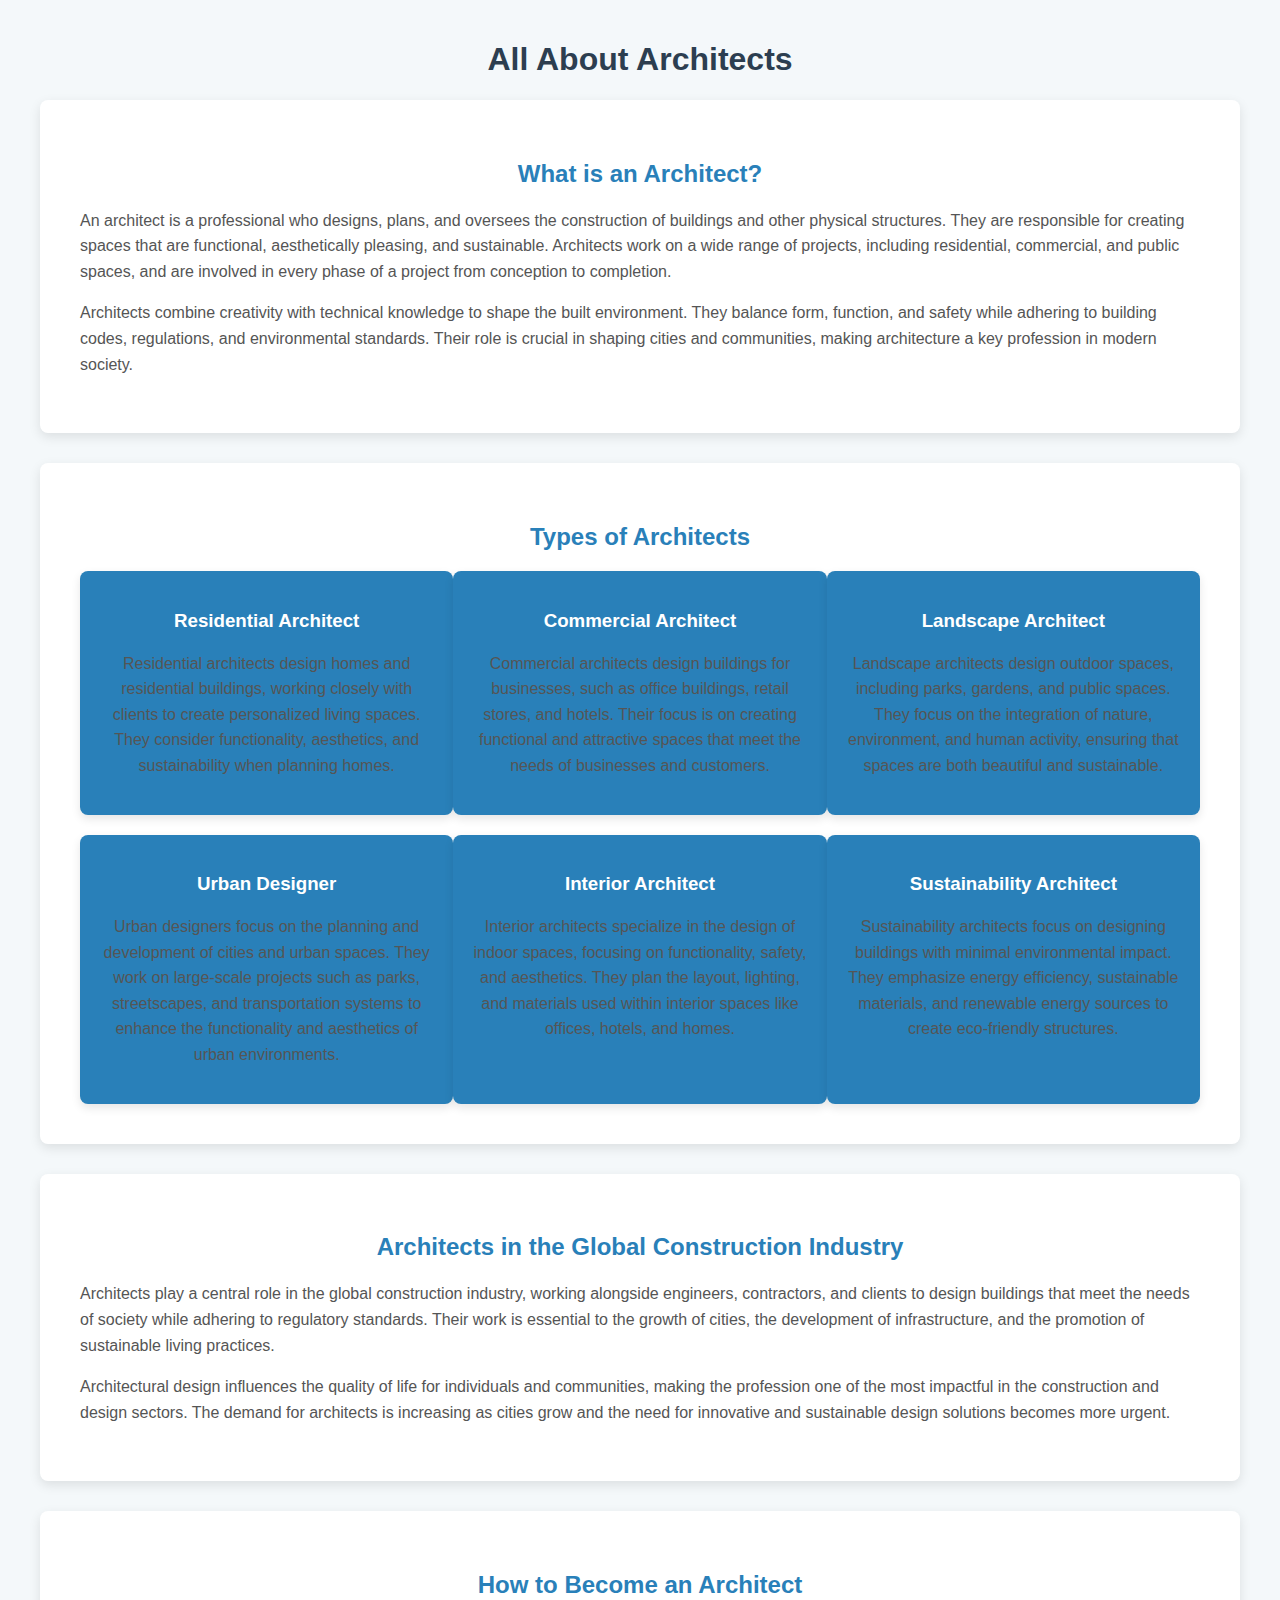
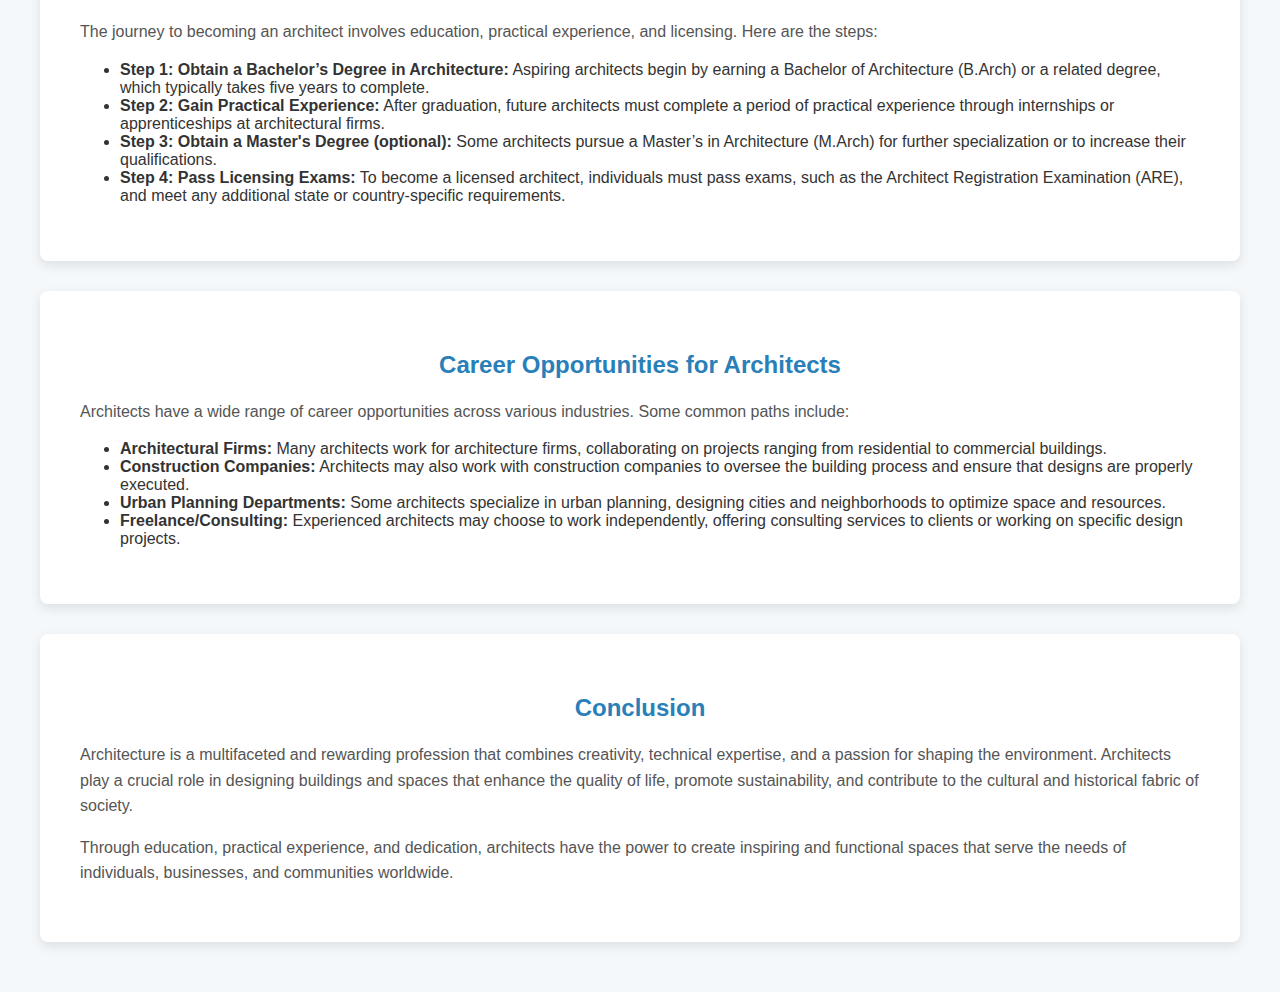
<file: architecture.html>
<!DOCTYPE html>
<html lang="en">
<head>
    <meta charset="UTF-8">
    <meta name="viewport" content="width=device-width, initial-scale=1.0">
    <title>All About Architects</title>
    <style>
        /* General Styles */
        body {
            font-family: Arial, sans-serif;
            margin: 0;
            padding: 0;
            background-color: #f4f8fa;
            color: #333;
        }

        .container {
            max-width: 1200px;
            margin: 0 auto;
            padding: 20px;
        }

        h1, h2 {
            text-align: center;
            color: #2c3e50;
        }

        p {
            font-size: 16px;
            line-height: 1.6;
            color: #555;
        }

        /* Section Styling */
        section {
            background-color: #fff;
            padding: 40px;
            margin-bottom: 30px;
            box-shadow: 0 4px 12px rgba(0, 0, 0, 0.1);
            border-radius: 8px;
        }

        section h2 {
            color: #2980b9;
        }

        /* Card for Types of Architects */
        .card {
            display: flex;
            justify-content: space-between;
            margin-top: 20px;
        }

        .card .card-item {
            background-color: #2980b9;
            color: #fff;
            padding: 20px;
            width: 30%;
            border-radius: 8px;
            box-shadow: 0 4px 10px rgba(0, 0, 0, 0.1);
            text-align: center;
            transition: transform 0.3s ease-in-out, background-color 0.3s ease;
        }

        .card .card-item:hover {
            transform: scale(1.05);
            background-color: #1f6a87;
        }

        /* Interactive Button */
        .explore-button {
            display: inline-block;
            background-color: #f39c12;
            color: white;
            padding: 10px 20px;
            text-decoration: none;
            border-radius: 5px;
            font-weight: bold;
            transition: background-color 0.3s ease;
        }

        .explore-button:hover {
            background-color: #e67e22;
        }

        /* Responsive */
        @media (max-width: 768px) {
            .card {
                flex-direction: column;
                align-items: center;
            }

            .card .card-item {
                width: 80%;
                margin-bottom: 20px;
            }
        }
    </style>
</head>
<body>

    <div class="container">
        <h1>All About Architects</h1>

        <!-- Introduction Section -->
        <section>
            <h2>What is an Architect?</h2>
            <p>An architect is a professional who designs, plans, and oversees the construction of buildings and other physical structures. They are responsible for creating spaces that are functional, aesthetically pleasing, and sustainable. Architects work on a wide range of projects, including residential, commercial, and public spaces, and are involved in every phase of a project from conception to completion.</p>
            <p>Architects combine creativity with technical knowledge to shape the built environment. They balance form, function, and safety while adhering to building codes, regulations, and environmental standards. Their role is crucial in shaping cities and communities, making architecture a key profession in modern society.</p>
        </section>

        <!-- Types of Architects Section -->
        <section>
            <h2>Types of Architects</h2>
            <div class="card">
                <div class="card-item">
                    <h3>Residential Architect</h3>
                    <p>Residential architects design homes and residential buildings, working closely with clients to create personalized living spaces. They consider functionality, aesthetics, and sustainability when planning homes.</p>
                    
                </div>
                <div class="card-item">
                    <h3>Commercial Architect</h3>
                    <p>Commercial architects design buildings for businesses, such as office buildings, retail stores, and hotels. Their focus is on creating functional and attractive spaces that meet the needs of businesses and customers.</p>
                    
                </div>
                <div class="card-item">
                    <h3>Landscape Architect</h3>
                    <p>Landscape architects design outdoor spaces, including parks, gardens, and public spaces. They focus on the integration of nature, environment, and human activity, ensuring that spaces are both beautiful and sustainable.</p>
                    
                </div>
            </div>

            <div class="card">
                <div class="card-item">
                    <h3>Urban Designer</h3>
                    <p>Urban designers focus on the planning and development of cities and urban spaces. They work on large-scale projects such as parks, streetscapes, and transportation systems to enhance the functionality and aesthetics of urban environments.</p>
                    
                </div>
                <div class="card-item">
                    <h3>Interior Architect</h3>
                    <p>Interior architects specialize in the design of indoor spaces, focusing on functionality, safety, and aesthetics. They plan the layout, lighting, and materials used within interior spaces like offices, hotels, and homes.</p>
                  
                </div>
                <div class="card-item">
                    <h3>Sustainability Architect</h3>
                    <p>Sustainability architects focus on designing buildings with minimal environmental impact. They emphasize energy efficiency, sustainable materials, and renewable energy sources to create eco-friendly structures.</p>
                    
                </div>
            </div>
        </section>

        <!-- Role of Architects Globally -->
        <section>
            <h2>Architects in the Global Construction Industry</h2>
            <p>Architects play a central role in the global construction industry, working alongside engineers, contractors, and clients to design buildings that meet the needs of society while adhering to regulatory standards. Their work is essential to the growth of cities, the development of infrastructure, and the promotion of sustainable living practices.</p>
            <p>Architectural design influences the quality of life for individuals and communities, making the profession one of the most impactful in the construction and design sectors. The demand for architects is increasing as cities grow and the need for innovative and sustainable design solutions becomes more urgent.</p>
        </section>

        <!-- Education Path to Become an Architect -->
        <section>
            <h2>How to Become an Architect</h2>
            <p>The journey to becoming an architect involves education, practical experience, and licensing. Here are the steps:</p>
            <ul>
                <li><strong>Step 1: Obtain a Bachelor’s Degree in Architecture:</strong> Aspiring architects begin by earning a Bachelor of Architecture (B.Arch) or a related degree, which typically takes five years to complete.</li>
                <li><strong>Step 2: Gain Practical Experience:</strong> After graduation, future architects must complete a period of practical experience through internships or apprenticeships at architectural firms.</li>
                <li><strong>Step 3: Obtain a Master's Degree (optional):</strong> Some architects pursue a Master’s in Architecture (M.Arch) for further specialization or to increase their qualifications.</li>
                <li><strong>Step 4: Pass Licensing Exams:</strong> To become a licensed architect, individuals must pass exams, such as the Architect Registration Examination (ARE), and meet any additional state or country-specific requirements.</li>
            </ul>
        </section>

        <!-- Career Prospects for Architects -->
        <section>
            <h2>Career Opportunities for Architects</h2>
            <p>Architects have a wide range of career opportunities across various industries. Some common paths include:</p>
            <ul>
                <li><strong>Architectural Firms:</strong> Many architects work for architecture firms, collaborating on projects ranging from residential to commercial buildings.</li>
                <li><strong>Construction Companies:</strong> Architects may also work with construction companies to oversee the building process and ensure that designs are properly executed.</li>
                <li><strong>Urban Planning Departments:</strong> Some architects specialize in urban planning, designing cities and neighborhoods to optimize space and resources.</li>
                <li><strong>Freelance/Consulting:</strong> Experienced architects may choose to work independently, offering consulting services to clients or working on specific design projects.</li>
            </ul>
        </section>

        <!-- Conclusion Section -->
        <section>
            <h2>Conclusion</h2>
            <p>Architecture is a multifaceted and rewarding profession that combines creativity, technical expertise, and a passion for shaping the environment. Architects play a crucial role in designing buildings and spaces that enhance the quality of life, promote sustainability, and contribute to the cultural and historical fabric of society.</p>
            <p>Through education, practical experience, and dedication, architects have the power to create inspiring and functional spaces that serve the needs of individuals, businesses, and communities worldwide.</p>
        </section>
    </div>

</body>
</html>
</file>
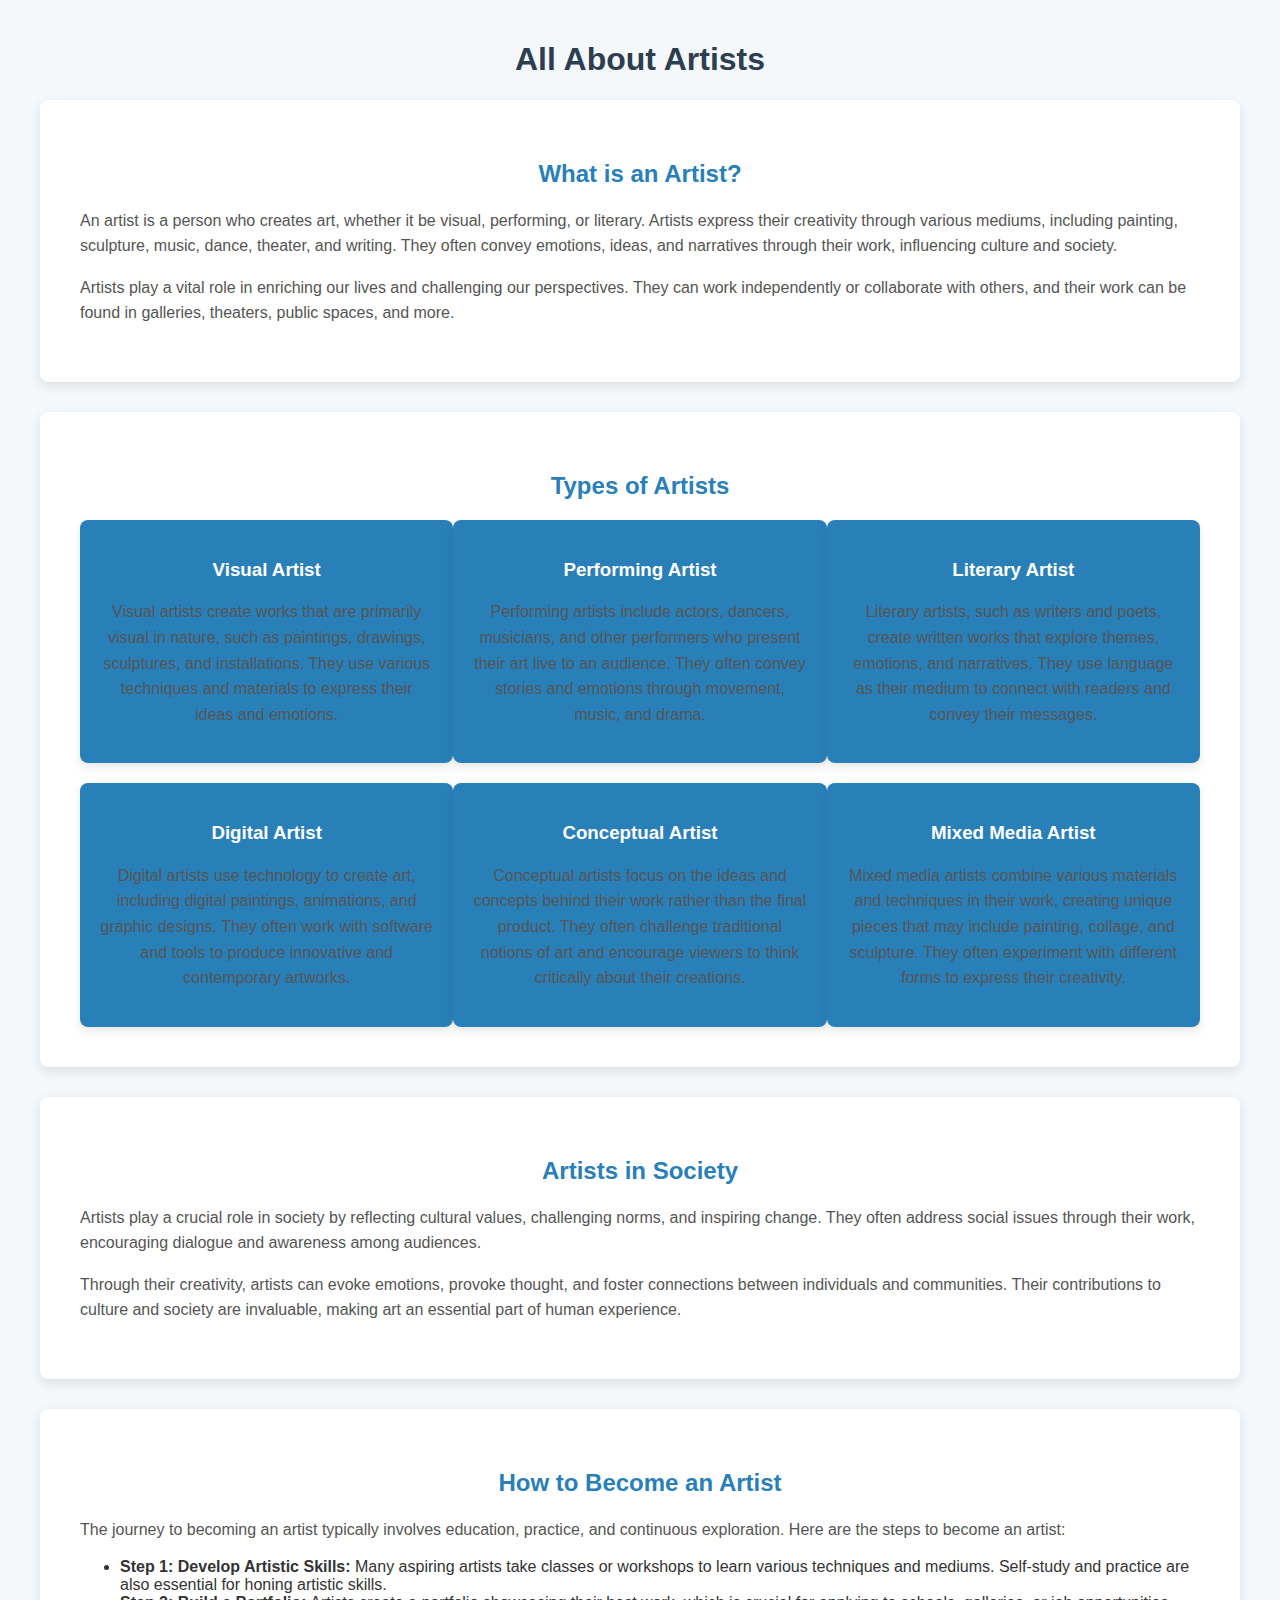
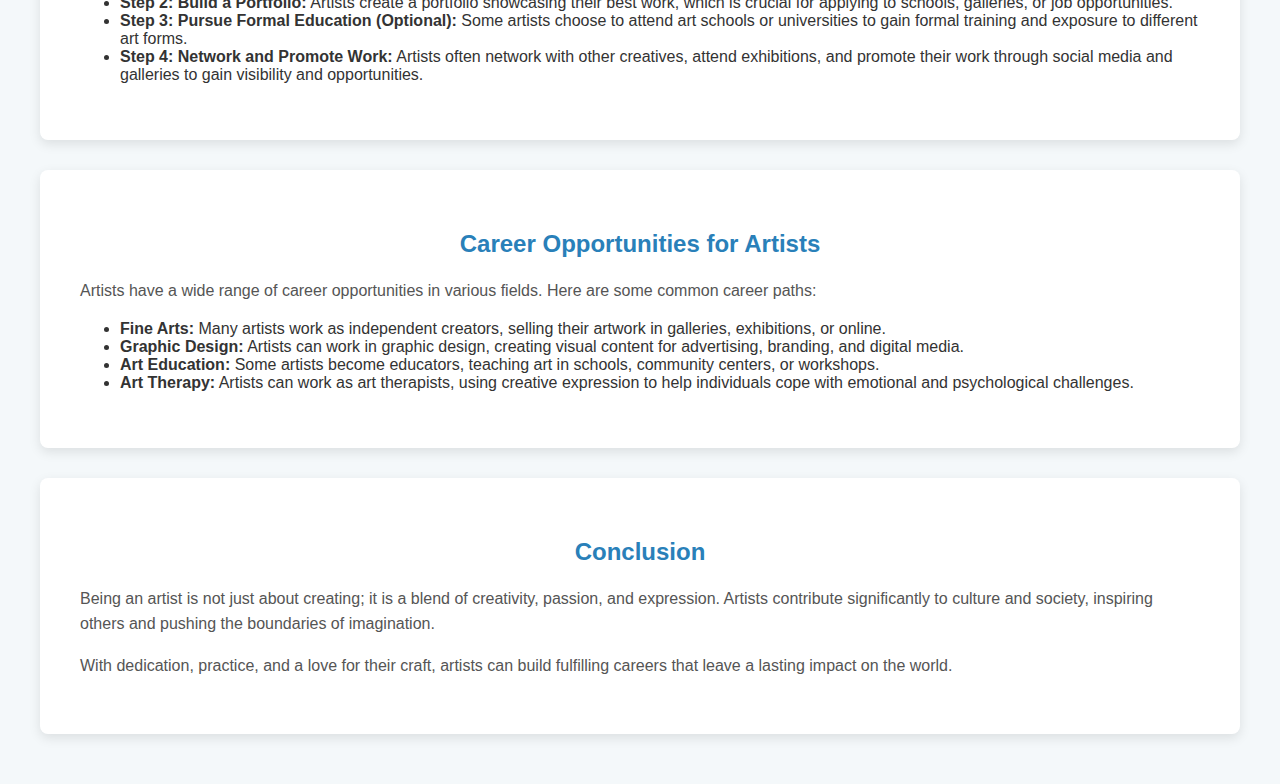
<file: artist.html>
<!DOCTYPE html>
<html lang="en">
<head>
    <meta charset="UTF-8">
    <meta name="viewport" content="width=device-width, initial-scale=1.0">
    <title>All About Artists</title>
    <style>
        /* General Styles */
        body {
            font-family: Arial, sans-serif;
            margin: 0;
            padding: 0;
            background-color: #f4f8fa;
            color: #333;
        }

        .container {
            max-width: 1200px;
            margin: 0 auto;
            padding: 20px;
        }

        h1, h2 {
            text-align: center;
            color: #2c3e50;
        }

        p {
            font-size: 16px;
            line-height: 1.6;
            color: #555;
        }

        /* Section Styling */
        section {
            background-color: #fff;
            padding: 40px;
            margin-bottom: 30px;
            box-shadow: 0 4px 12px rgba(0, 0, 0, 0.1);
            border-radius: 8px;
        }

        section h2 {
            color: #2980b9;
        }

        /* Card for Types of Artists */
        .card {
            display: flex;
            justify-content: space-between;
            margin-top: 20px;
        }

        .card .card-item {
            background-color: #2980b9;
            color: #fff;
            padding: 20px;
            width: 30%;
            border-radius: 8px;
            box-shadow: 0 4px 10px rgba(0, 0, 0, 0.1);
            text-align: center;
            transition: transform 0.3s ease-in-out, background-color 0.3s ease;
        }

        .card .card-item:hover {
            transform: scale(1.05);
            background-color: #1f6a87;
        }

        /* Interactive Button */
        .explore-button {
            display: inline-block;
            background-color: #f39c12;
            color: white;
            padding: 10px 20px;
            text-decoration: none;
            border-radius: 5px;
            font-weight: bold;
            transition: background-color 0.3s ease;
        }

        .explore-button:hover {
            background-color: #e67e22;
        }

        /* Responsive */
        @media (max-width: 768px) {
            .card {
                flex-direction: column;
                align-items: center;
            }

            .card .card-item {
                width: 80%;
                margin-bottom: 20px;
            }
        }
    </style>
</head>
<body>

    <div class="container">
        <h1>All About Artists</h1>

        <!-- Introduction Section -->
        <section>
            <h2>What is an Artist?</h2>
            <p>An artist is a person who creates art, whether it be visual, performing, or literary. Artists express their creativity through various mediums, including painting, sculpture, music, dance, theater, and writing. They often convey emotions, ideas, and narratives through their work, influencing culture and society.</p>
            <p>Artists play a vital role in enriching our lives and challenging our perspectives. They can work independently or collaborate with others, and their work can be found in galleries, theaters, public spaces, and more.</p>
        </section>

        <!-- Types of Artists Section -->
        <section>
            <h2>Types of Artists</h2>
            <div class="card">
                <div class="card-item">
                    <h3>Visual Artist</h3>
                    <p>Visual artists create works that are primarily visual in nature, such as paintings, drawings, sculptures, and installations. They use various techniques and materials to express their ideas and emotions.</p>
                </div>
                <div class="card-item">
                    <h3>Performing Artist</h3>
                    <p>Performing artists include actors, dancers, musicians, and other performers who present their art live to an audience. They often convey stories and emotions through movement, music, and drama.</p>
                    
                </div>
                <div class="card-item">
                    <h3>Literary Artist</h3>
                    <p>Literary artists, such as writers and poets, create written works that explore themes, emotions, and narratives. They use language as their medium to connect with readers and convey their messages.</p>
                    
                </div>
            </div>

            <div class="card">
                <div class="card-item">
                    <h3>Digital Artist</h3>
                    <p>Digital artists use technology to create art, including digital paintings, animations, and graphic designs. They often work with software and tools to produce innovative and contemporary artworks.</p>
                   
                </div>
                <div class="card-item">
                    <h3>Conceptual Artist</h3>
                    <p>Conceptual artists focus on the ideas and concepts behind their work rather than the final product. They often challenge traditional notions of art and encourage viewers to think critically about their creations.</p>
                   
                </div>
                <div class="card-item">
                    <h3>Mixed Media Artist</h3>
                    <p>Mixed media artists combine various materials and techniques in their work, creating unique pieces that may include painting, collage, and sculpture. They often experiment with different forms to express their creativity.</p>
                    
                </div>
            </div>
        </section>

        <!-- Role of Artists in Society -->
        <section>
            <h2>Artists in Society</h2>
            <p>Artists play a crucial role in society by reflecting cultural values, challenging norms, and inspiring change. They often address social issues through their work, encouraging dialogue and awareness among audiences.</p>
            <p>Through their creativity, artists can evoke emotions, provoke thought, and foster connections between individuals and communities. Their contributions to culture and society are invaluable, making art an essential part of human experience.</p>
        </section>

        <!-- Education Path to Become an Artist -->
        <section>
            <h2>How to Become an Artist</h2>
            <p>The journey to becoming an artist typically involves education, practice, and continuous exploration. Here are the steps to become an artist:</p>
            <ul>
                <li><strong>Step 1: Develop Artistic Skills:</strong> Many aspiring artists take classes or workshops to learn various techniques and mediums. Self-study and practice are also essential for honing artistic skills.</li>
                <li><strong>Step 2: Build a Portfolio:</strong> Artists create a portfolio showcasing their best work, which is crucial for applying to schools, galleries, or job opportunities.</li>
                <li><strong>Step 3: Pursue Formal Education (Optional):</strong> Some artists choose to attend art schools or universities to gain formal training and exposure to different art forms.</li>
                <li><strong>Step 4: Network and Promote Work:</strong> Artists often network with other creatives, attend exhibitions, and promote their work through social media and galleries to gain visibility and opportunities.</li>
            </ul>
        </section>

        <!-- Career Opportunities for Artists -->
        <section>
            <h2>Career Opportunities for Artists</h2>
            <p>Artists have a wide range of career opportunities in various fields. Here are some common career paths:</p>
            <ul>
                <li><strong>Fine Arts:</strong> Many artists work as independent creators, selling their artwork in galleries, exhibitions, or online.</li>
                <li><strong>Graphic Design:</strong> Artists can work in graphic design, creating visual content for advertising, branding, and digital media.</li>
                <li><strong>Art Education:</strong> Some artists become educators, teaching art in schools, community centers, or workshops.</li>
                <li><strong>Art Therapy:</strong> Artists can work as art therapists, using creative expression to help individuals cope with emotional and psychological challenges.</li>
            </ul>
        </section>

        <!-- Conclusion Section -->
        <section>
            <h2>Conclusion</h2>
            <p>Being an artist is not just about creating; it is a blend of creativity, passion, and expression. Artists contribute significantly to culture and society, inspiring others and pushing the boundaries of imagination.</p>
            <p>With dedication, practice, and a love for their craft, artists can build fulfilling careers that leave a lasting impact on the world.</p>
        </section>
    </div>

</body>
</html>
</file>
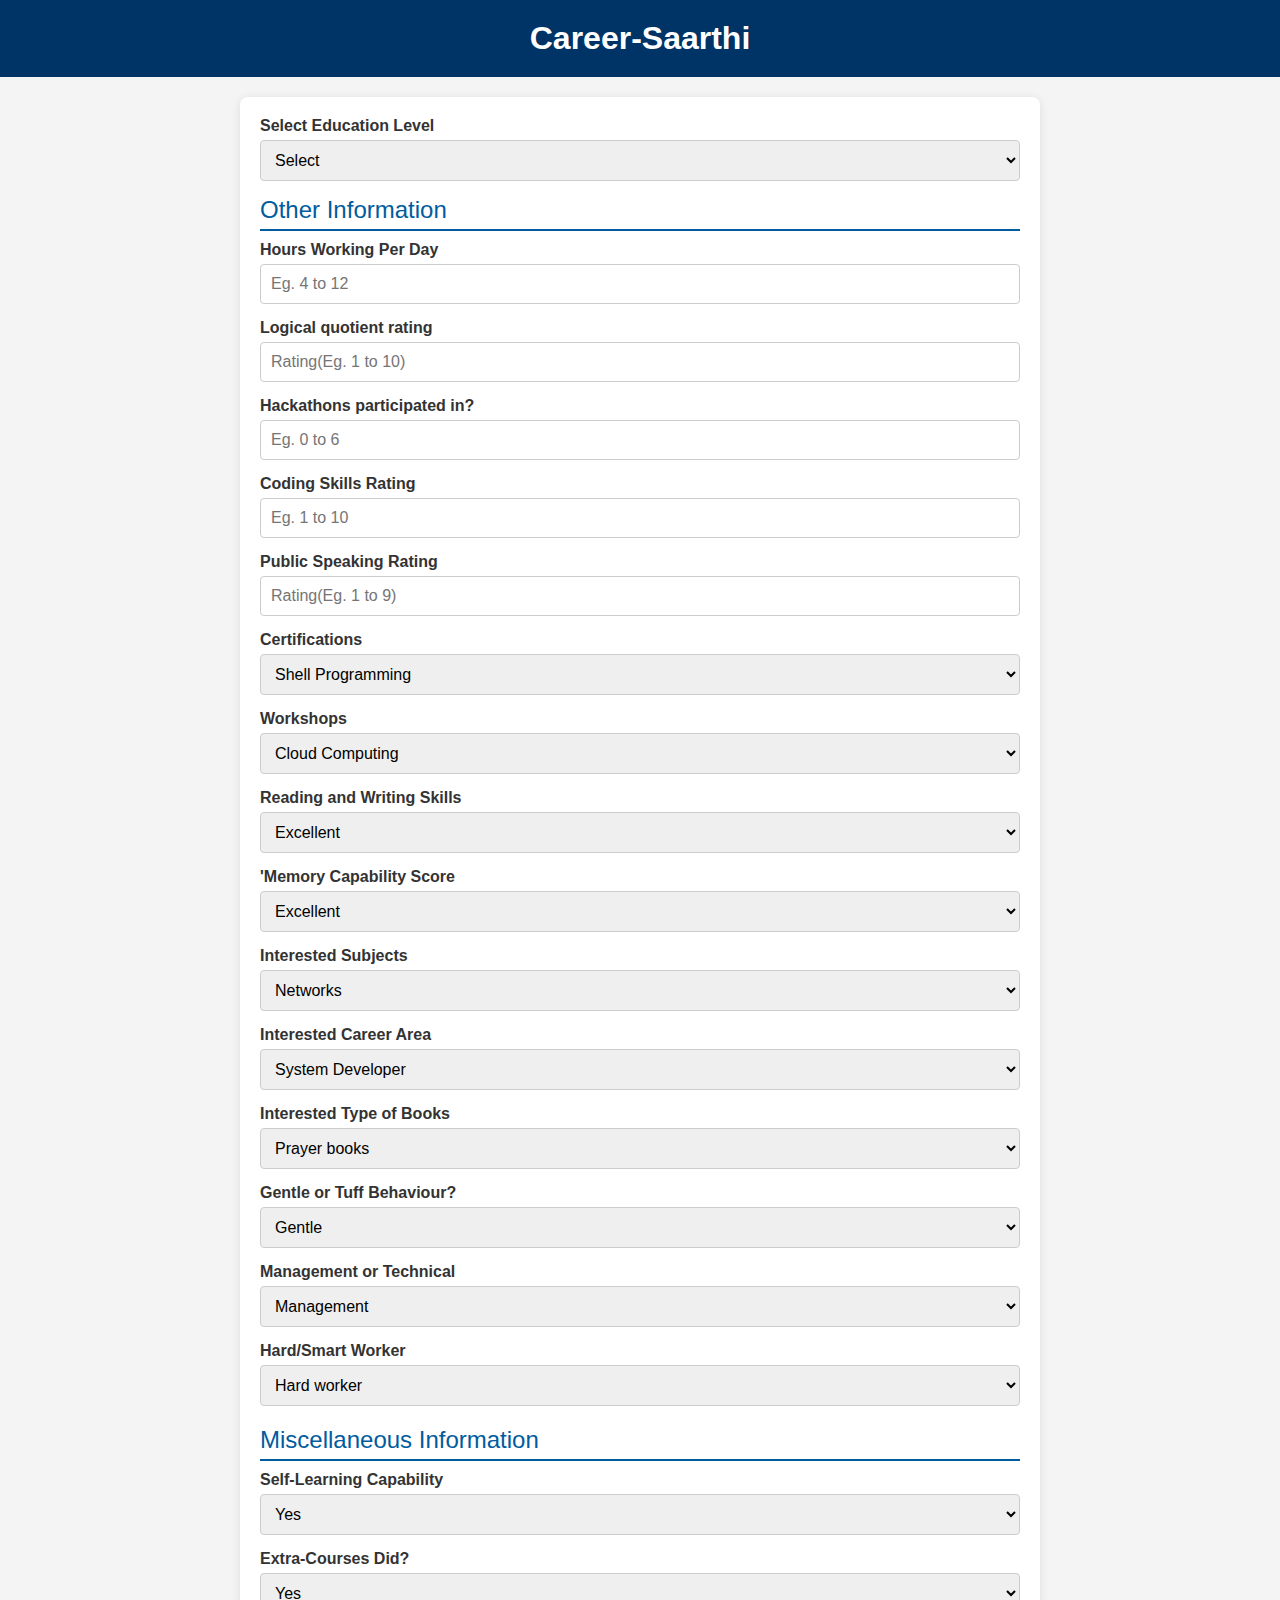
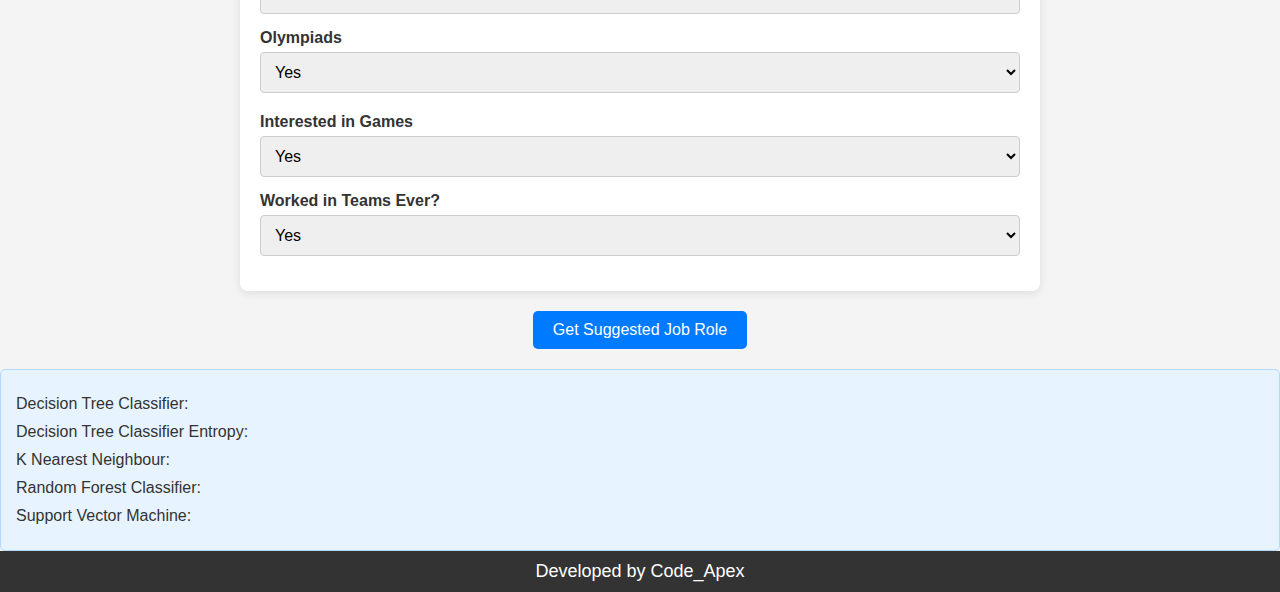
<file: backend.html>
<!DOCTYPE html>
<html lang="en">

<head>
    <meta charset="UTF-8" />
    <meta http-equiv="X-UA-Compatible" content="IE=edge" />
    <meta name="viewport" content="width=device-width, initial-scale=1.0" />
    <link rel="stylesheet" href="styles2.css" />
    <title>MargDarshan</title>
</head>

<body>
    <header>
        <div class="title">Career-Saarthi</div>
    </header>

    <main>
        <div class="wrapper">
            <!-- Dropdown for selecting 10th or 12th -->
            <div class="input__group">
                <div class="input_group_title">
                    <span>Select Education Level</span>
                </div>
                <div class="input_group_input">
                    <select id="education-level" onchange="toggleSubjectDropdown()">
                        <option value="">Select</option>
                        <option value="10">10th</option>
                        <option value="12">12th</option>
                    </select>
                </div>
            </div>

            <!-- Dropdown for selecting stream, visible only when 12th is selected -->
            <div class="input__group" id="stream-dropdown" style="display: none;">
                <div class="input_group_title">
                    <span>Select Stream</span>
                </div>
                <div class="input_group_input">
                    <select id="stream" onchange="updateSubjectInputs()">
                        <option value="">Select</option>
                        <option value="commerce">Commerce</option>
                        <option value="science">Science</option>
                        <option value="arts">Arts</option>
                    </select>
                </div>
            </div>

            <!-- Academic Performance Section -->
            <div class="section__1" id="academic-performance" style="display: none;">
                <div class="section__title">Academic Performance</div>
                <div class="academic" id="subject-inputs">
                    <!-- Subject inputs will be dynamically added here -->
                </div>
            </div>

            <div class="section__1">
                <div class="section__title">Other Information</div>
                <div class="academic">
                    <div class="input__group">
                        <div class="input_group_title">
                            <span>Hours Working Per Day</span>
                        </div>
                        <div class="input_group_input">
                            <input type="number" name="9" placeholder="Eg. 4 to 12" />
                        </div>
                    </div>
                    <div class="input__group">
                        <div class="input_group_title">
                            <span>Logical quotient rating</span>
                        </div>
                        <div class="input_group_input">
                            <input type="number" min="1" max="10" name="10" placeholder="Rating(Eg. 1 to 10)" />
                        </div>
                    </div>
                    <div class="input__group">
                        <div class="input_group_title">
                            <span>Hackathons participated in?</span>
                        </div>
                        <div class="input_group_input">
                            <input type="number" name="11" placeholder="Eg. 0 to 6" />
                        </div>
                    </div>
                    <div class="input__group">
                        <div class="input_group_title">
                            <span>Coding Skills Rating</span>
                        </div>
                        <div class="input_group_input">
                            <input type="number" min="1" max="9" name="12" placeholder="Eg. 1 to 10" />
                        </div>
                    </div>
                    <div class="input__group">
                        <div class="input_group_title">
                            <span>Public Speaking Rating</span>
                        </div>
                        <div class="input_group_input">
                            <input type="number" min="1" max="9" name="13" placeholder="Rating(Eg. 1 to 9)" />
                        </div>
                    </div>
                   

                    <div class="input__group">
                        <div class="input_group_title">
                            <span>Certifications</span>
                        </div>
                        <div class="input_group_input">
                            <select name="17">
                                <option value="shell programming">Shell Programming</option>
                                <option value="machine learning">ML</option>
                                <option value="app development">App Dev</option>
                                <option value="python">Python</option>
                                <option value="r programming">R</option>
                                <option value="information security">Information Security</option>
                                <option value="hadoop">Hadoop</option>
                                <option value="distro making">Distro Making</option>
                                <option value="full stack">Full Stack</option>
                            </select>
                        </div>
                    </div>
                    <div class="input__group">
                        <div class="input_group_title">
                            <span>Workshops</span>
                        </div>
                        <div class="input_group_input">
                            <select name="18">
                                <option value="cloud computing">Cloud Computing</option>
                                <option value="database security">Database Security</option>
                                <option value="web technologies">Web Technologies</option>
                                <option value="data science">Data Science</option>
                                <option value="cloud computing">Cloud Computing</option>
                                <option value="testing">Testing</option>
                                <option value="hacking">Hacking</option>
                                <option value="game development">Game Dev</option>
                                <option value="system designing">System Design</option>
                            </select>
                        </div>
                    </div>
                    <div class="input__group">
                        <div class="input_group_title">
                            <span>Reading and Writing Skills</span>
                        </div>
                        <div class="input_group_input">
                            <select name="21">
                                <option value="excellent">Excellent</option>
                                <option value="medium">Medium</option>
                                <option value="poor">Poor</option>
                            </select>
                        </div>
                    </div>
                    <div class="input__group">
                        <div class="input_group_title">
                            <span>'Memory Capability Score</span>
                        </div>
                        <div class="input_group_input">
                            <select name="22">
                                <option value="excellent">Excellent</option>
                                <option value="medium">Medium</option>
                                <option value="poor">Poor</option>
                            </select>
                        </div>
                    </div>
                    <div class="input__group">
                        <div class="input_group_title">
                            <span>Interested Subjects</span>
                        </div>
                        <div class="input_group_input">
                            <select name="23">
                                <option value="networks">Networks</option>
                                <option value="hacking">Hacking</option>
                                <option value="Computer Architecture">Computer Architecture</option>
                                <option value="programming">Programming</option>
                                <option value="parallel computing">Parallel Computing</option>
                                <option value="IOT">IOT</option>
                                <option value="data engineering">Data Engineering</option>
                                <option value="cloud computing">Cloud Computing</option>
                                <option value="Software Engineering">Software Engineering</option>
                                <option value="Management">Management</option>
                            </select>
                        </div>
                    </div>
                    <div class="input__group">
                        <div class="input_group_title">
                            <span>Interested Career Area</span>
                        </div>
                        <div class="input_group_input">
                            <select name="24">
                                <option value="system developer">System Developer</option>
                                <option value="Business process analyst">Business process analyst</option>
                                <option value="developer">Developer</option>
                                <option value="testing">Testing</option>
                                <option value="security">Security</option>
                                <option value="cloud computing">Cloud Computing</option>
                            </select>
                        </div>
                    </div>
                 
                 
                    <div class="input__group">
                        <div class="input_group_title">
                            <span>Interested Type of Books</span>
                        </div>
                        <div class="input_group_input">
                            <select name="29">
                                <option value="Prayer books">Prayer books</option>
                                <option value="Childrens">Childrens</option>
                                <option value="Travel">Travel</option>
                                <option value="Romance">Romance</option>
                                <option value="Cookbooks">Cookbooks</option>
                                <option value="Self help">Self help</option>
                                <option value="Drama">Drama</option>
                                <option value="Math">Math</option>
                                <option value="Religion-Spirituality">Religion-Spirituality</option>
                                <option value="Anthology">Anthology</option>
                                <option value="Trilogy">Trilogy</option>
                                <option value="Autobiographies">Autobiographies</option>
                                <option value="Mystery">Mystery</option>
                                <option value="Diaries">Diaries</option>
                                <option value="Journals">Journals</option>
                                <option value="History">History</option>
                                <option value="Art">Art</option>
                                <option value="Dictionaries">Dictionaries</option>
                                <option value="Horror">Horror</option>
                                <option value="Encyclopedias">Encyclopedias</option>
                                <option value="Action and Adventure">Action and Adventure</option>
                                <option value="Fantasy">Fantasy</option>
                                <option value="Comics">Comics</option>
                                <option value="Science fiction">Science fiction</option>
                                <option value="Series">Series</option>
                                <option value="Guide">Guide</option>
                                <option value="Biographies">Biographies</option>
                                <option value="Health">Health</option>
                                <option value="Prayer books">Prayer books</option>
                                <option value="Satire">Satire</option>
                                <option value="Science">Science</option>
                                <option value="Poetry">Poetry</option>
                            </select>
                        </div>
                    </div>
                    <div class="input__group">
                        <div class="input_group_title">
                            <span>Gentle or Tuff Behaviour?</span>
                        </div>
                        <div class="input_group_input">
                            <select name="32">
                                <option value="gentle">Gentle</option>
                                <option value="stubborn">Stubborn</option>
                            </select>
                        </div>
                    </div>
                    <div class="input__group">
                        <div class="input_group_title">
                            <span>Management or Technical</span>
                        </div>
                        <div class="input_group_input">
                            <select name="33">
                                <option value="Management">Management</option>
                                <option value="Technical">Technical</option>
                            </select>
                        </div>
                    </div>
                   
                    <div class="input__group">
                        <div class="input_group_title">
                            <span>Hard/Smart Worker</span>
                        </div>
                        <div class="input_group_input">
                            <select name="35">
                                <option value="hard worker">Hard worker</option>
                                <option value="smart worker">Smart worker</option>
                            </select>
                        </div>
                    </div>
                </div>
            </div>

            <div class="section__1">
                <div class="section__title">Miscellaneous Information</div>
                <div class="academic">
                    <div class="input__group">
                        <div class="input_group_title">
                            <span>Self-Learning Capability</span>
                        </div>
                        <div class="input_group_input">
                            <select name="15">
                                <option value="yes">Yes</option>
                                <option value="no">No</option>
                            </select>
                        </div>
                    </div>
                    <div class="input__group">
                        <div class="input_group_title">
                            <span>Extra-Courses Did?</span>
                        </div>
                        <div class="input_group_input">
                            <select name="16">
                                <option value="yes">Yes</option>
                                <option value="no">No</option>
                            </select>
                        </div>
                    </div>
                   
                    </div>
                    <div class="input__group">
                        <div class="input_group_title">
                            <span>Olympiads</span>
                        </div>
                        <div class="input_group_input">
                            <select name="20">
                                <option value="yes">Yes</option>
                                <option value="no">No</option>
                            </select>
                        </div>
                    </div>
                  
                    </div>
                    <div class="input__group">
                        <div class="input_group_title">
                            <span>Interested in Games</span>
                        </div>
                        <div class="input_group_input">
                            <select name="28">
                                <option value="yes">Yes</option>
                                <option value="no">No</option>
                            </select>
                        </div>
                    </div>
                  
                   
                    <div class="input__group">
                        <div class="input_group_title">
                            <span>Worked in Teams Ever?</span>
                        </div>
                        <div class="input_group_input">
                            <select name="36">
                                <option value="yes">Yes</option>
                                <option value="no">No</option>
                            </select>
                        </div>
                    </div>
                   
                        
                    </div>
                </div>
            </div>
        </div>

        <div class="control">
            <div class="buttons">
                <button id="btn-get-result">
                    <span>Get Suggested Job Role</span>
                </button>
            </div>
        </div>

    </main>
    <div class="result">
        <div class="container">
            <div>
                Decision Tree Classifier: <span id="DTC"></span>
            </div>
            <div>
                Decision Tree Classifier Entropy: <span id="DTC-ENT"></span>
            </div>
            <div>
                K Nearest Neighbour: <span id="KNN"></span>
            </div>
            <div>
                Random Forest Classifier: <span id="RFC"></span>
            </div>
            <div>
                Support Vector Machine: <span id="SVM"></span>
            </div>
        </div>
    </div>
    <footer>
        <div class="details">
            Developed by Code_Apex
        </div>
    </footer>
    <script>
        var header = document.getElementsByTagName("header")[0];

        window.addEventListener("scroll", function(e) {
            if (header.offsetTop !== 0) {
                if (!header.className == "shadow") {
                    header.classList.add("shadow");
                }
            } else {
                header.classList.remove("shadow");
            }
        });

        function toggleSubjectDropdown() {
            var educationLevel = document.getElementById("education-level").value;
            var streamDropdown = document.getElementById("stream-dropdown");
            var academicPerformance = document.getElementById("academic-performance");
            var subjectInputs = document.getElementById("subject-inputs");

            if (educationLevel === "12") {
                streamDropdown.style.display = "block";
                academicPerformance.style.display = "none"; // Hide initially
                subjectInputs.innerHTML = ""; // Clear previous inputs
            } else if (educationLevel === "10") {
                streamDropdown.style.display = "none";
                academicPerformance.style.display = "block"; // Show academic performance
                updateSubjectInputs(); // Update inputs for 10th
            } else {
                streamDropdown.style.display = "none";
                academicPerformance.style.display = "none"; // Hide if nothing selected
                subjectInputs.innerHTML = ""; // Clear previous inputs
            }
        }

        function updateSubjectInputs() {
            var educationLevel = document.getElementById("education-level").value;
            var stream = document.getElementById("stream").value;
            var subjectInputs = document.getElementById("subject-inputs");
            subjectInputs.innerHTML = ""; // Clear previous inputs

            if (educationLevel === "10") {
                // Subjects for 10th standard
                subjectInputs.innerHTML += `
                    <div class="input__group">
                        <div class="input_group_title">
                            <span>% Score in Mathematics</span>
                        </div>
                        <div class="input_group_input">
                            <input type="number" name="maths" placeholder="% Score" />
                        </div>
                    </div>
                    <div class="input__group">
                        <div class="input_group_title">
                            <span>% Score in Science</span>
                        </div>
                        <div class="input_group_input">
                            <input type="number" name="science" placeholder="% Score" />
                        </div>
                    </div>
                    <div class="input__group">
                        <div class="input_group_title">
                            <span>% Score in Social Studies</span>
                        </div>
                        <div class="input_group_input">
                            <input type="number" name="social" placeholder="% Score" />
                        </div>
                    </div>
                    <div class="input__group">
                        <div class="input_group_title">
                            <span>% Score in English</span>
                        </div>
                        <div class="input_group_input">
                            <input type="number" name="english" placeholder="% Score" />
                        </div>
                    </div>
                `;
            } else if (educationLevel === "12") {
                // Show academic performance section
                document.getElementById("academic-performance").style.display = "block";

                // Subjects for 12th standard based on stream
                if (stream === "commerce") {
                    subjectInputs.innerHTML += `
                        <div class="input__group">
                            <div class="input_group_title">
                                <span>% Score in Accountancy</span>
                            </div>
                            <div class="input_group_input">
                                <input type="number" name="accountancy" placeholder="% Score" />
                            </div>
                        </div>
                        <div class="input__group">
                            <div class="input_group_title">
                                <span>% Score in Business Studies</span>
                            </div>
                            <div class="input_group_input">
                                <input type="number" name="business" placeholder="% Score" />
                            </div>
                        </div>
                        <div class="input__group">
                            <div class="input_group_title">
                                <span>% Score in Economics</span>
                            </div>
                            <div class="input_group_input">
                                <input type="number" name="economics" placeholder="% Score" />
                            </div>
                        </div>
                        <div class="input__group">
                            <div class="input_group_title">
                                <span>% Score in English</span>
                            </div>
                            <div class="input_group_input">
                                <input type="number" name="english" placeholder="% Score" />
                            </div>
                        </div>
                    `;
                } else if (stream === "science") {
                    subjectInputs.innerHTML += `
                        <div class="input__group">
                            <div class="input_group_title">
                                <span>% Score in Physics</span>
                            </div>
                            <div class="input_group_input">
                                <input type="number" name="physics" placeholder="% Score" />
                            </div>
                        </div>
                        <div class="input__group">
                            <div class="input_group_title">
                                <span>% Score in Chemistry</span>
                            </div>
                            <div class="input_group_input">
                                <input type="number" name="chemistry" placeholder="% Score" />
                            </div>
                        </div>
                        <div class="input__group">
                            <div class="input_group_title">
                                <span>% Score in Biology</span>
                            </div>
                            <div class="input_group_input">
                                <input type="number" name="biology" placeholder="% Score" />
                            </div>
                        </div>
                        <div class="input__group">
                            <div class="input_group_title">
                                <span>% Score in Mathematics</span>
                            </div>
                            <div class="input_group_input">
                                <input type="number" name="maths" placeholder="% Score" />
                            </div>
                        </div>
                    `;
                } else if (stream === "arts") {
                    subjectInputs.innerHTML += `
                        <div class="input__group">
                            <div class="input_group_title">
                                <span>% Score in History</span>
                            </div>
                            <div class="input_group_input">
                                <input type="number" name="history" placeholder="% Score" />
                            </div>
                        </div>
                        <div class="input__group">
                            <div class="input_group_title">
                                <span>% Score in Geography</span>
                            </div>
                            <div class="input_group_input">
                                <input type="number" name="geography" placeholder="% Score" />
                            </div>
                        </div>
                        <div class="input__group">
                            <div class="input_group_title">
                                <span>% Score in Political Science</span>
                            </div>
                            <div class="input_group_input">
                                <input type="number" name="political" placeholder="% Score" />
                            </div>
                        </div>
                        <div class="input__group">
                            <div class="input_group_title">
                                <span>% Score in English</span>
                            </div>
                            <div class="input_group_input">
                                <input type="number" name="english" placeholder="% Score" />
                            </div>
                        </div>
                    `;
                }
            }
        }

        document.getElementById('btn-get-result').addEventListener('click', () => {
            var data = [];
            for (var i = 0; i < 38; i++) {
                data.push(document.getElementsByName(i.toString())[0].value);
            }
            fetch("/predict", {
                method: "POST",
                headers: {
                    'Content-Type': 'application/json'
                },
                body: JSON.stringify({
                    data: data
                })
            }).then(res =>
                res.json()
            ).then(data => {
                let controls = document.querySelectorAll(".result .container span");
                for (var i = 0; i < data.length; i++) {
                    controls[i].innerHTML = data[i];
                }
            });
        });
    </script>
</body>

</html>
</file>
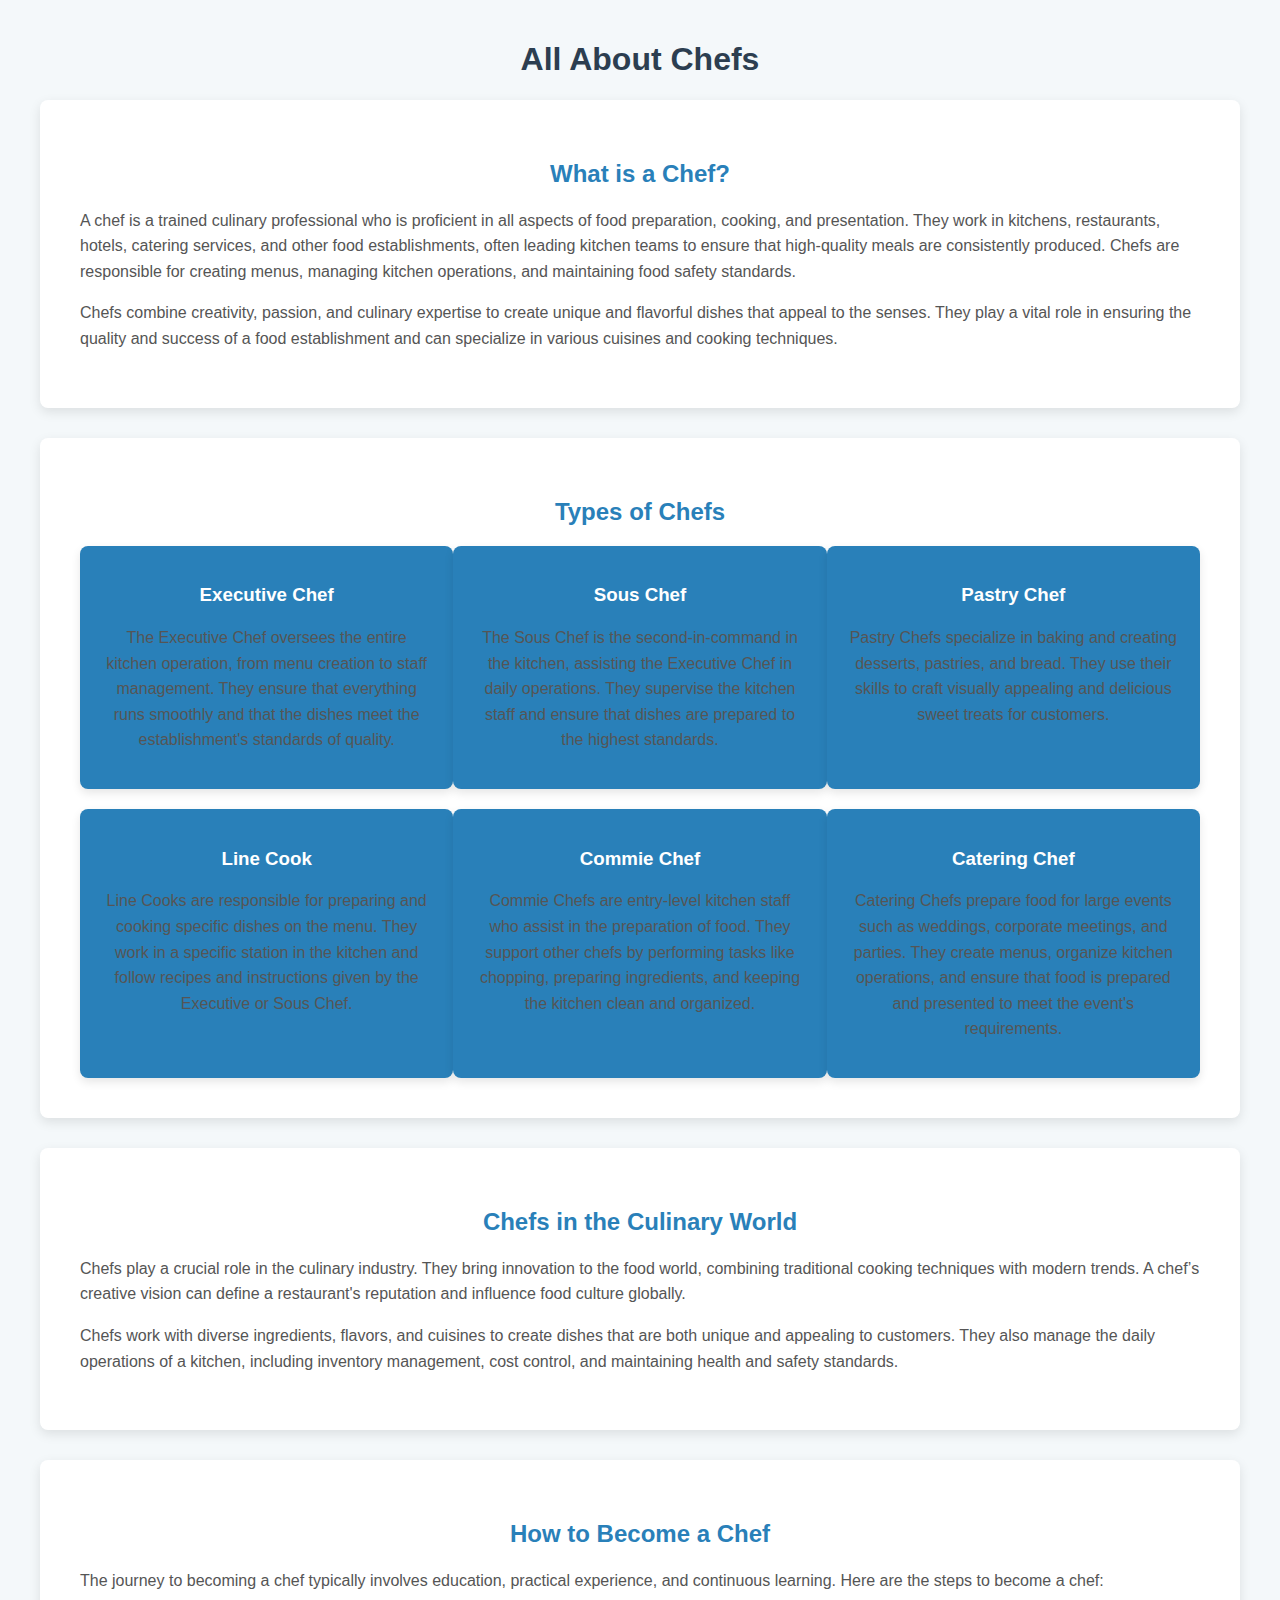
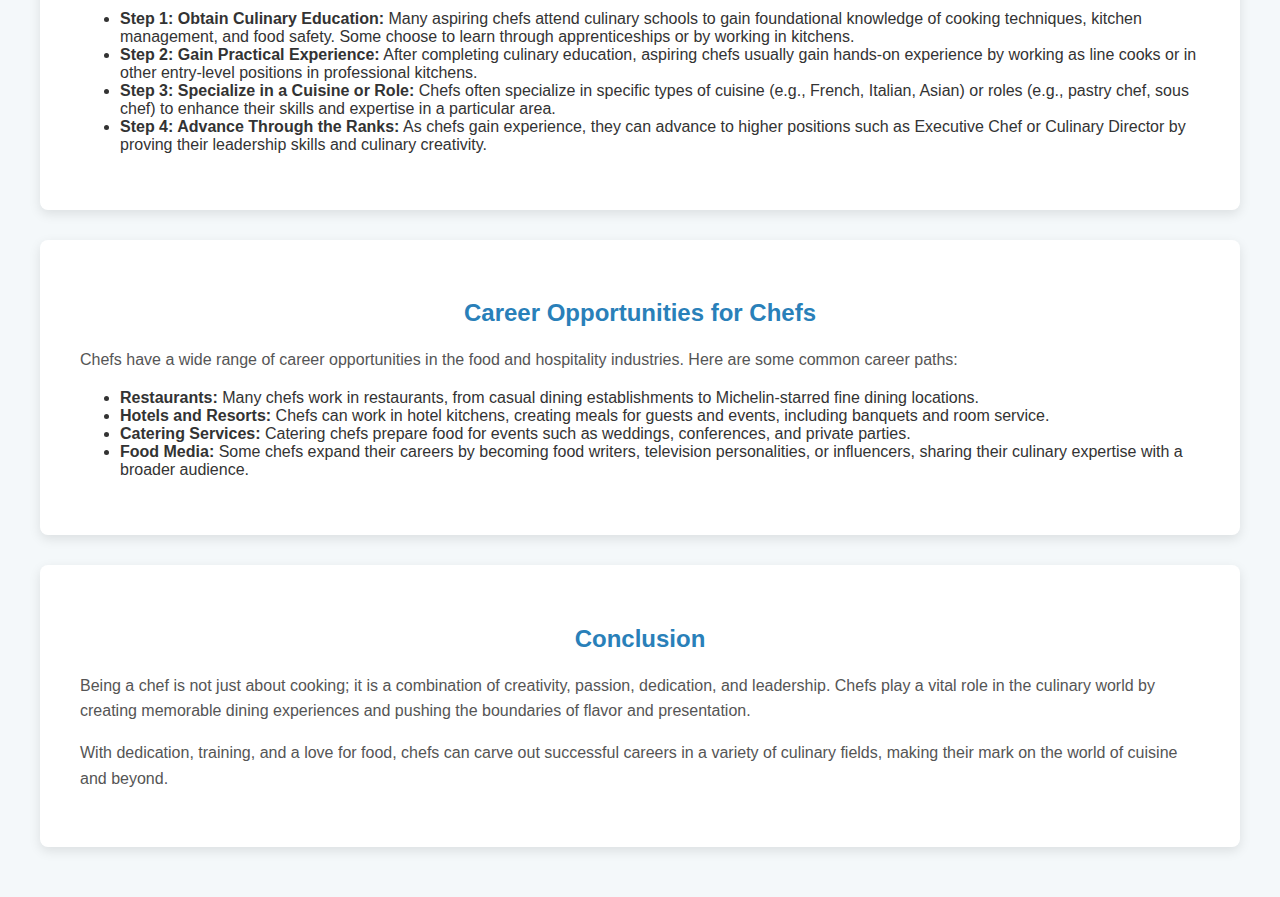
<file: chef.html>
<!DOCTYPE html>
<html lang="en">
<head>
    <meta charset="UTF-8">
    <meta name="viewport" content="width=device-width, initial-scale=1.0">
    <title>All About Chefs</title>
    <style>
        /* General Styles */
        body {
            font-family: Arial, sans-serif;
            margin: 0;
            padding: 0;
            background-color: #f4f8fa;
            color: #333;
        }

        .container {
            max-width: 1200px;
            margin: 0 auto;
            padding: 20px;
        }

        h1, h2 {
            text-align: center;
            color: #2c3e50;
        }

        p {
            font-size: 16px;
            line-height: 1.6;
            color: #555;
        }

        /* Section Styling */
        section {
            background-color: #fff;
            padding: 40px;
            margin-bottom: 30px;
            box-shadow: 0 4px 12px rgba(0, 0, 0, 0.1);
            border-radius: 8px;
        }

        section h2 {
            color: #2980b9;
        }

        /* Card for Types of Chefs */
        .card {
            display: flex;
            justify-content: space-between;
            margin-top: 20px;
        }

        .card .card-item {
            background-color: #2980b9;
            color: #fff;
            padding: 20px;
            width: 30%;
            border-radius: 8px;
            box-shadow: 0 4px 10px rgba(0, 0, 0, 0.1);
            text-align: center;
            transition: transform 0.3s ease-in-out, background-color 0.3s ease;
        }

        .card .card-item:hover {
            transform: scale(1.05);
            background-color: #1f6a87;
        }

        /* Interactive Button */
        .explore-button {
            display: inline-block;
            background-color: #f39c12;
            color: white;
            padding: 10px 20px;
            text-decoration: none;
            border-radius: 5px;
            font-weight: bold;
            transition: background-color 0.3s ease;
        }

        .explore-button:hover {
            background-color: #e67e22;
        }

        /* Responsive */
        @media (max-width: 768px) {
            .card {
                flex-direction: column;
                align-items: center;
            }

            .card .card-item {
                width: 80%;
                margin-bottom: 20px;
            }
        }
    </style>
</head>
<body>

    <div class="container">
        <h1>All About Chefs</h1>

        <!-- Introduction Section -->
        <section>
            <h2>What is a Chef?</h2>
            <p>A chef is a trained culinary professional who is proficient in all aspects of food preparation, cooking, and presentation. They work in kitchens, restaurants, hotels, catering services, and other food establishments, often leading kitchen teams to ensure that high-quality meals are consistently produced. Chefs are responsible for creating menus, managing kitchen operations, and maintaining food safety standards.</p>
            <p>Chefs combine creativity, passion, and culinary expertise to create unique and flavorful dishes that appeal to the senses. They play a vital role in ensuring the quality and success of a food establishment and can specialize in various cuisines and cooking techniques.</p>
        </section>

        <!-- Types of Chefs Section -->
        <section>
            <h2>Types of Chefs</h2>
            <div class="card">
                <div class="card-item">
                    <h3>Executive Chef</h3>
                    <p>The Executive Chef oversees the entire kitchen operation, from menu creation to staff management. They ensure that everything runs smoothly and that the dishes meet the establishment's standards of quality.</p>
                    
                </div>
                <div class="card-item">
                    <h3>Sous Chef</h3>
                    <p>The Sous Chef is the second-in-command in the kitchen, assisting the Executive Chef in daily operations. They supervise the kitchen staff and ensure that dishes are prepared to the highest standards.</p>
                   
                </div>
                <div class="card-item">
                    <h3>Pastry Chef</h3>
                    <p>Pastry Chefs specialize in baking and creating desserts, pastries, and bread. They use their skills to craft visually appealing and delicious sweet treats for customers.</p>
                   
                </div>
            </div>

            <div class="card">
                <div class="card-item">
                    <h3>Line Cook</h3>
                    <p>Line Cooks are responsible for preparing and cooking specific dishes on the menu. They work in a specific station in the kitchen and follow recipes and instructions given by the Executive or Sous Chef.</p>
                    
                </div>
                <div class="card-item">
                    <h3>Commie Chef</h3>
                    <p>Commie Chefs are entry-level kitchen staff who assist in the preparation of food. They support other chefs by performing tasks like chopping, preparing ingredients, and keeping the kitchen clean and organized.</p>
                    
                </div>
                <div class="card-item">
                    <h3>Catering Chef</h3>
                    <p>Catering Chefs prepare food for large events such as weddings, corporate meetings, and parties. They create menus, organize kitchen operations, and ensure that food is prepared and presented to meet the event's requirements.</p>
                    
                </div>
            </div>
        </section>

        <!-- Role of Chefs in the Culinary World -->
        <section>
            <h2>Chefs in the Culinary World</h2>
            <p>Chefs play a crucial role in the culinary industry. They bring innovation to the food world, combining traditional cooking techniques with modern trends. A chef’s creative vision can define a restaurant's reputation and influence food culture globally.</p>
            <p>Chefs work with diverse ingredients, flavors, and cuisines to create dishes that are both unique and appealing to customers. They also manage the daily operations of a kitchen, including inventory management, cost control, and maintaining health and safety standards.</p>
        </section>

        <!-- Education Path to Become a Chef -->
        <section>
            <h2>How to Become a Chef</h2>
            <p>The journey to becoming a chef typically involves education, practical experience, and continuous learning. Here are the steps to become a chef:</p>
            <ul>
                <li><strong>Step 1: Obtain Culinary Education:</strong> Many aspiring chefs attend culinary schools to gain foundational knowledge of cooking techniques, kitchen management, and food safety. Some choose to learn through apprenticeships or by working in kitchens.</li>
                <li><strong>Step 2: Gain Practical Experience:</strong> After completing culinary education, aspiring chefs usually gain hands-on experience by working as line cooks or in other entry-level positions in professional kitchens.</li>
                <li><strong>Step 3: Specialize in a Cuisine or Role:</strong> Chefs often specialize in specific types of cuisine (e.g., French, Italian, Asian) or roles (e.g., pastry chef, sous chef) to enhance their skills and expertise in a particular area.</li>
                <li><strong>Step 4: Advance Through the Ranks:</strong> As chefs gain experience, they can advance to higher positions such as Executive Chef or Culinary Director by proving their leadership skills and culinary creativity.</li>
            </ul>
        </section>

        <!-- Career Opportunities for Chefs -->
        <section>
            <h2>Career Opportunities for Chefs</h2>
            <p>Chefs have a wide range of career opportunities in the food and hospitality industries. Here are some common career paths:</p>
            <ul>
                <li><strong>Restaurants:</strong> Many chefs work in restaurants, from casual dining establishments to Michelin-starred fine dining locations.</li>
                <li><strong>Hotels and Resorts:</strong> Chefs can work in hotel kitchens, creating meals for guests and events, including banquets and room service.</li>
                <li><strong>Catering Services:</strong> Catering chefs prepare food for events such as weddings, conferences, and private parties.</li>
                <li><strong>Food Media:</strong> Some chefs expand their careers by becoming food writers, television personalities, or influencers, sharing their culinary expertise with a broader audience.</li>
            </ul>
        </section>

        <!-- Conclusion Section -->
        <section>
            <h2>Conclusion</h2>
            <p>Being a chef is not just about cooking; it is a combination of creativity, passion, dedication, and leadership. Chefs play a vital role in the culinary world by creating memorable dining experiences and pushing the boundaries of flavor and presentation.</p>
            <p>With dedication, training, and a love for food, chefs can carve out successful careers in a variety of culinary fields, making their mark on the world of cuisine and beyond.</p>
        </section>
    </div>

</body>
</html>
</file>
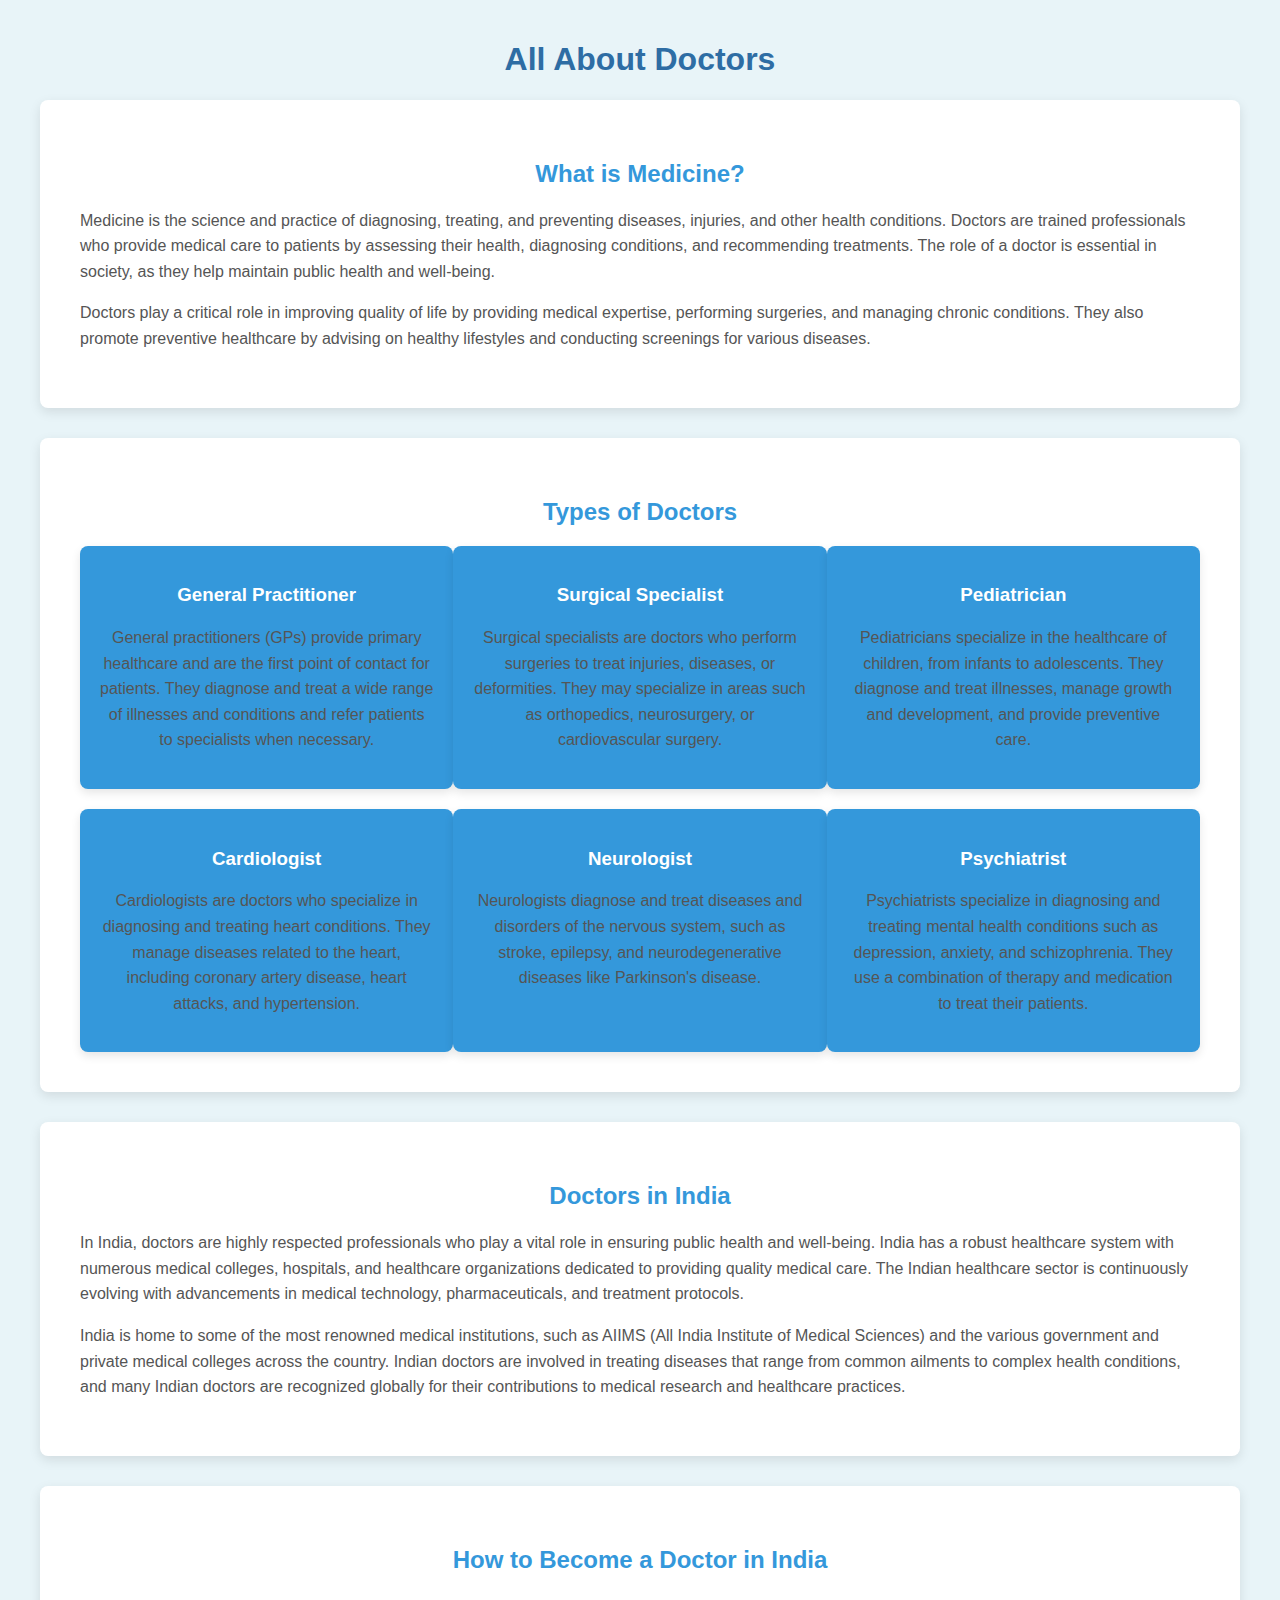
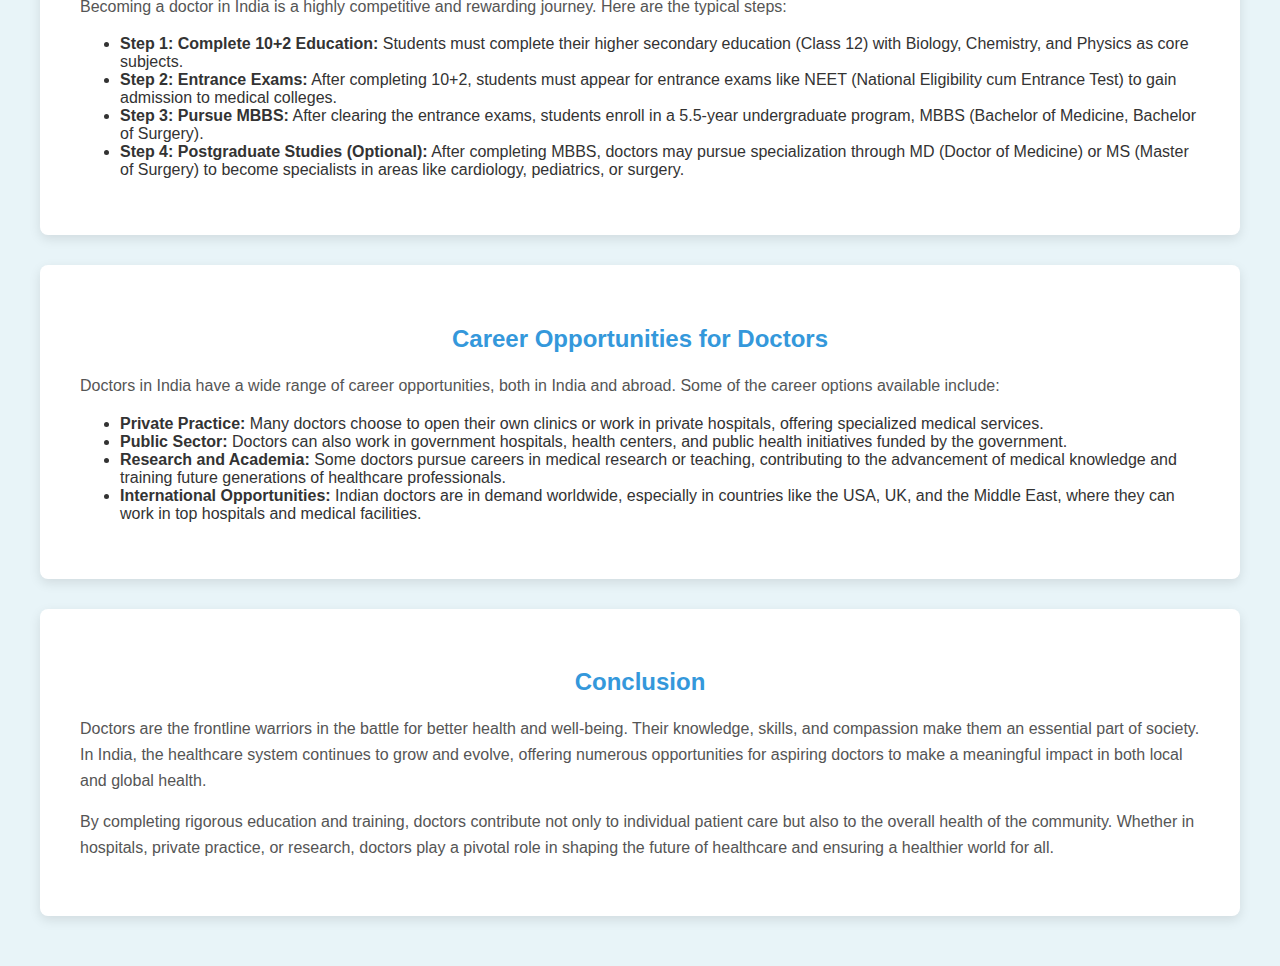
<file: doctor.html>
<!DOCTYPE html>
<html lang="en">
<head>
    <meta charset="UTF-8">
    <meta name="viewport" content="width=device-width, initial-scale=1.0">
    <title>All About Doctors</title>
    <style>
        /* General Styles */
        body {
            font-family: Arial, sans-serif;
            margin: 0;
            padding: 0;
            background-color: #e8f4f8;
            color: #333;
        }

        .container {
            max-width: 1200px;
            margin: 0 auto;
            padding: 20px;
        }

        h1, h2 {
            text-align: center;
            color: #2e6da4;
        }

        p {
            font-size: 16px;
            line-height: 1.6;
            color: #555;
        }

        /* Section Styling */
        section {
            background-color: #fff;
            padding: 40px;
            margin-bottom: 30px;
            box-shadow: 0 4px 12px rgba(0, 0, 0, 0.1);
            border-radius: 8px;
        }

        section h2 {
            color: #3498db;
        }

        /* Card for Work of Doctors */
        .card {
            display: flex;
            justify-content: space-between;
            margin-top: 20px;
        }

        .card .card-item {
            background-color: #3498db;
            color: #fff;
            padding: 20px;
            width: 30%;
            border-radius: 8px;
            box-shadow: 0 4px 10px rgba(0, 0, 0, 0.1);
            text-align: center;
            transition: transform 0.3s ease-in-out, background-color 0.3s ease;
        }

        .card .card-item:hover {
            transform: scale(1.05);
            background-color: #2980b9;
        }

        /* Interactive Button */
        .explore-button {
            display: inline-block;
            background-color: #f39c12;
            color: white;
            padding: 10px 20px;
            text-decoration: none;
            border-radius: 5px;
            font-weight: bold;
            transition: background-color 0.3s ease;
        }

        .explore-button:hover {
            background-color: #e67e22;
        }

        /* Responsive */
        @media (max-width: 768px) {
            .card {
                flex-direction: column;
                align-items: center;
            }

            .card .card-item {
                width: 80%;
                margin-bottom: 20px;
            }
        }
    </style>
</head>
<body>

    <div class="container">
        <h1>All About Doctors</h1>

        <!-- Introduction Section -->
        <section>
            <h2>What is Medicine?</h2>
            <p>Medicine is the science and practice of diagnosing, treating, and preventing diseases, injuries, and other health conditions. Doctors are trained professionals who provide medical care to patients by assessing their health, diagnosing conditions, and recommending treatments. The role of a doctor is essential in society, as they help maintain public health and well-being.</p>
            <p>Doctors play a critical role in improving quality of life by providing medical expertise, performing surgeries, and managing chronic conditions. They also promote preventive healthcare by advising on healthy lifestyles and conducting screenings for various diseases.</p>
        </section>

        <!-- Types of Doctors Section -->
        <section>
            <h2>Types of Doctors</h2>
            <div class="card">
                <div class="card-item">
                    <h3>General Practitioner</h3>
                    <p>General practitioners (GPs) provide primary healthcare and are the first point of contact for patients. They diagnose and treat a wide range of illnesses and conditions and refer patients to specialists when necessary.</p>
                    
                </div>
                <div class="card-item">
                    <h3>Surgical Specialist</h3>
                    <p>Surgical specialists are doctors who perform surgeries to treat injuries, diseases, or deformities. They may specialize in areas such as orthopedics, neurosurgery, or cardiovascular surgery.</p>
                    
                </div>
                <div class="card-item">
                    <h3>Pediatrician</h3>
                    <p>Pediatricians specialize in the healthcare of children, from infants to adolescents. They diagnose and treat illnesses, manage growth and development, and provide preventive care.</p>
                    
                </div>
            </div>

            <div class="card">
                <div class="card-item">
                    <h3>Cardiologist</h3>
                    <p>Cardiologists are doctors who specialize in diagnosing and treating heart conditions. They manage diseases related to the heart, including coronary artery disease, heart attacks, and hypertension.</p>
                    
                </div>
                <div class="card-item">
                    <h3>Neurologist</h3>
                    <p>Neurologists diagnose and treat diseases and disorders of the nervous system, such as stroke, epilepsy, and neurodegenerative diseases like Parkinson's disease.</p>
                    
                </div>
                <div class="card-item">
                    <h3>Psychiatrist</h3>
                    <p>Psychiatrists specialize in diagnosing and treating mental health conditions such as depression, anxiety, and schizophrenia. They use a combination of therapy and medication to treat their patients.</p>
                    
                </div>
            </div>
        </section>

        <!-- Role of Doctors in India -->
        <section>
            <h2>Doctors in India</h2>
            <p>In India, doctors are highly respected professionals who play a vital role in ensuring public health and well-being. India has a robust healthcare system with numerous medical colleges, hospitals, and healthcare organizations dedicated to providing quality medical care. The Indian healthcare sector is continuously evolving with advancements in medical technology, pharmaceuticals, and treatment protocols.</p>
            <p>India is home to some of the most renowned medical institutions, such as AIIMS (All India Institute of Medical Sciences) and the various government and private medical colleges across the country. Indian doctors are involved in treating diseases that range from common ailments to complex health conditions, and many Indian doctors are recognized globally for their contributions to medical research and healthcare practices.</p>
        </section>

        <!-- Education Path to Become a Doctor -->
        <section>
            <h2>How to Become a Doctor in India</h2>
            <p>Becoming a doctor in India is a highly competitive and rewarding journey. Here are the typical steps:</p>
            <ul>
                <li><strong>Step 1: Complete 10+2 Education:</strong> Students must complete their higher secondary education (Class 12) with Biology, Chemistry, and Physics as core subjects.</li>
                <li><strong>Step 2: Entrance Exams:</strong> After completing 10+2, students must appear for entrance exams like NEET (National Eligibility cum Entrance Test) to gain admission to medical colleges.</li>
                <li><strong>Step 3: Pursue MBBS:</strong> After clearing the entrance exams, students enroll in a 5.5-year undergraduate program, MBBS (Bachelor of Medicine, Bachelor of Surgery).</li>
                <li><strong>Step 4: Postgraduate Studies (Optional):</strong> After completing MBBS, doctors may pursue specialization through MD (Doctor of Medicine) or MS (Master of Surgery) to become specialists in areas like cardiology, pediatrics, or surgery.</li>
            </ul>
        </section>

        <!-- Career Prospects for Doctors -->
        <section>
            <h2>Career Opportunities for Doctors</h2>
            <p>Doctors in India have a wide range of career opportunities, both in India and abroad. Some of the career options available include:</p>
            <ul>
                <li><strong>Private Practice:</strong> Many doctors choose to open their own clinics or work in private hospitals, offering specialized medical services.</li>
                <li><strong>Public Sector:</strong> Doctors can also work in government hospitals, health centers, and public health initiatives funded by the government.</li>
                <li><strong>Research and Academia:</strong> Some doctors pursue careers in medical research or teaching, contributing to the advancement of medical knowledge and training future generations of healthcare professionals.</li>
                <li><strong>International Opportunities:</strong> Indian doctors are in demand worldwide, especially in countries like the USA, UK, and the Middle East, where they can work in top hospitals and medical facilities.</li>
            </ul>
        </section>

        <!-- Conclusion Section -->
        <section>
            <h2>Conclusion</h2>
            <p>Doctors are the frontline warriors in the battle for better health and well-being. Their knowledge, skills, and compassion make them an essential part of society. In India, the healthcare system continues to grow and evolve, offering numerous opportunities for aspiring doctors to make a meaningful impact in both local and global health.</p>
            <p>By completing rigorous education and training, doctors contribute not only to individual patient care but also to the overall health of the community. Whether in hospitals, private practice, or research, doctors play a pivotal role in shaping the future of healthcare and ensuring a healthier world for all.</p>
        </section>
    </div>

</body>
</html>
</file>
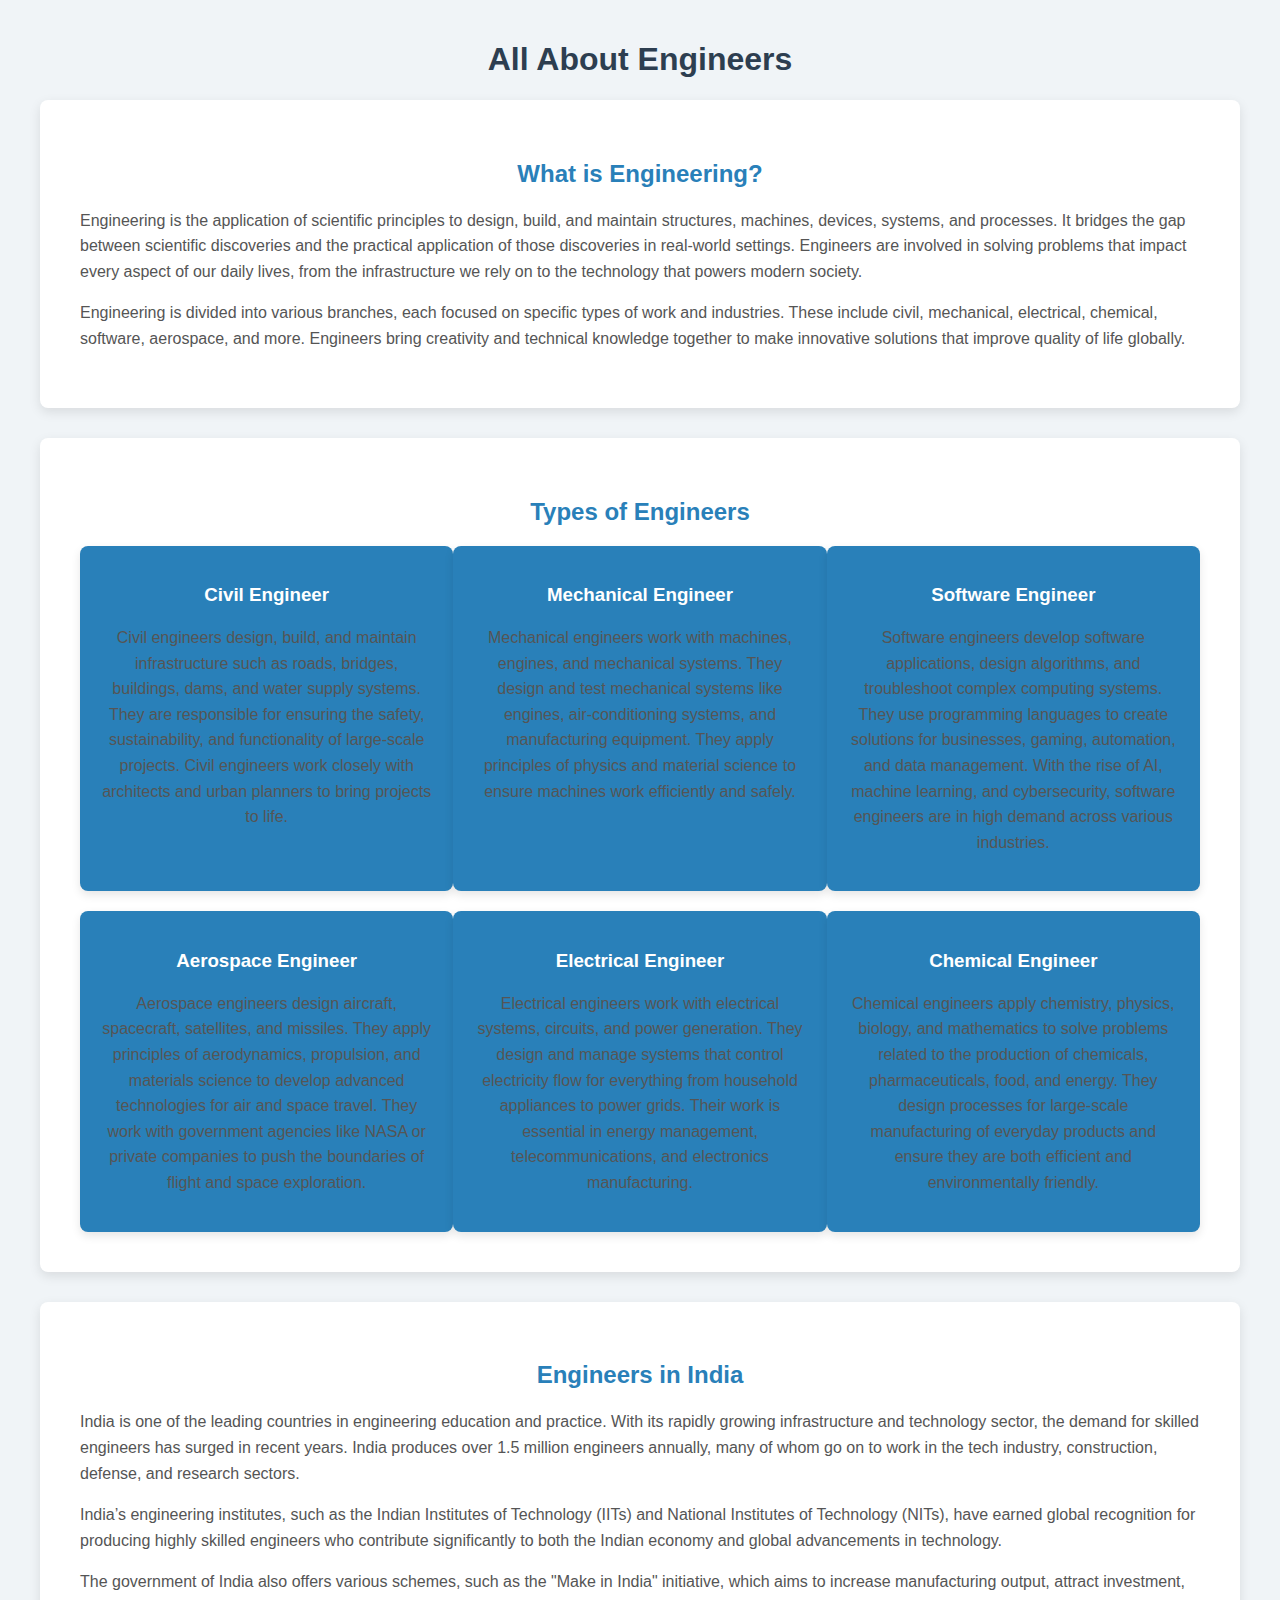
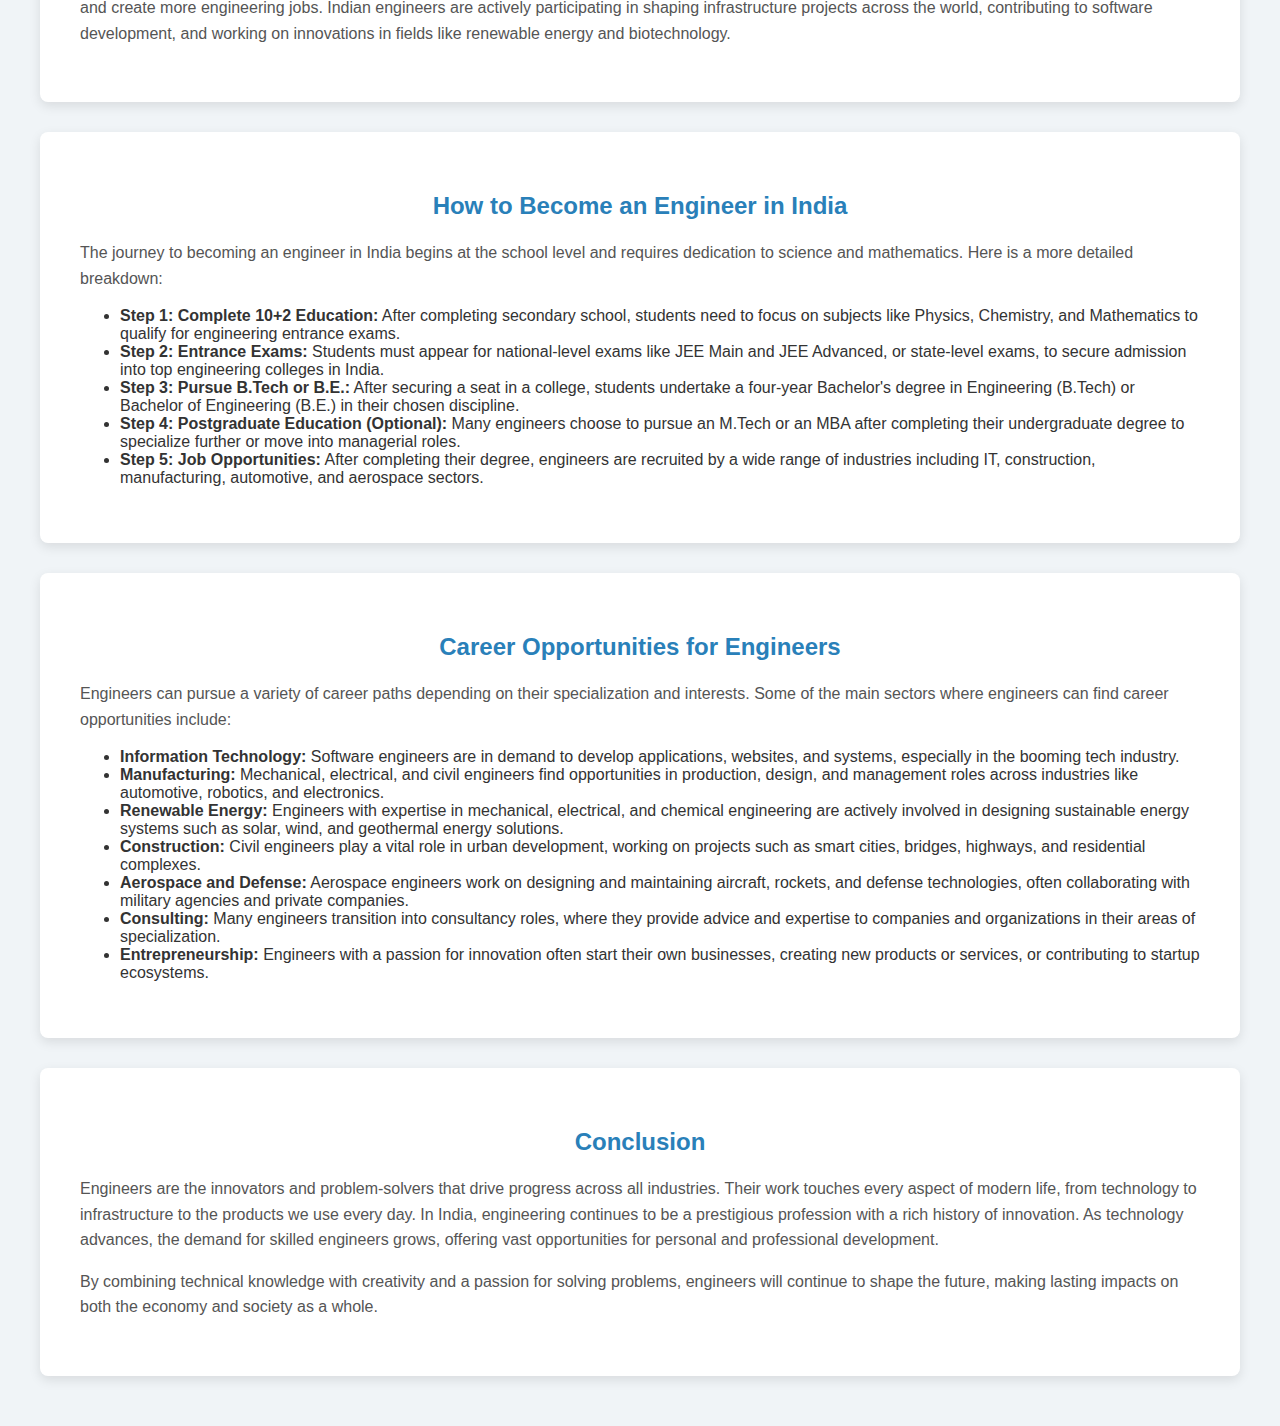
<file: engineer.html>
<!DOCTYPE html>
<html lang="en">
<head>
    <meta charset="UTF-8">
    <meta name="viewport" content="width=device-width, initial-scale=1.0">
    <title>All About Engineers</title>
    <style>
        /* General Styles */
        body {
            font-family: Arial, sans-serif;
            margin: 0;
            padding: 0;
            background-color: #f0f4f7;
            color: #333;
        }

        .container {
            max-width: 1200px;
            margin: 0 auto;
            padding: 20px;
        }

        h1, h2 {
            text-align: center;
            color: #2d3e50;
        }

        p {
            font-size: 16px;
            line-height: 1.6;
            color: #555;
        }

        /* Section Styling */
        section {
            background-color: #fff;
            padding: 40px;
            margin-bottom: 30px;
            box-shadow: 0 4px 12px rgba(0, 0, 0, 0.1);
            border-radius: 8px;
        }

        section h2 {
            color:#2980b9;
        }

        /* Card for Work of Engineers */
        .card {
            display: flex;
            justify-content: space-between;
            margin-top: 20px;
        }

        .card .card-item {
            background-color: #2980b9;
            color: #fff;
            padding: 20px;
            width: 30%;
            border-radius: 8px;
            box-shadow: 0 4px 10px rgba(0, 0, 0, 0.1);
            text-align: center;
            transition: transform 0.3s ease-in-out;
        }

        .card .card-item:hover {
            transform: scale(1.05);
        }

        /* Responsive */
        @media (max-width: 768px) {
            .card {
                flex-direction: column;
                align-items: center;
            }

            .card .card-item {
                width: 80%;
                margin-bottom: 20px;
            }
        }
    </style>
</head>
<body>

    <div class="container">
        <h1>All About Engineers</h1>

        <!-- Introduction Section -->
        <section>
            <h2>What is Engineering?</h2>
            <p>Engineering is the application of scientific principles to design, build, and maintain structures, machines, devices, systems, and processes. It bridges the gap between scientific discoveries and the practical application of those discoveries in real-world settings. Engineers are involved in solving problems that impact every aspect of our daily lives, from the infrastructure we rely on to the technology that powers modern society.</p>
            <p>Engineering is divided into various branches, each focused on specific types of work and industries. These include civil, mechanical, electrical, chemical, software, aerospace, and more. Engineers bring creativity and technical knowledge together to make innovative solutions that improve quality of life globally.</p>
        </section>

        <!-- Types of Engineers Section -->
        <section>
            <h2>Types of Engineers</h2>
            <div class="card">
                <div class="card-item">
                    <h3>Civil Engineer</h3>
                    <p>Civil engineers design, build, and maintain infrastructure such as roads, bridges, buildings, dams, and water supply systems. They are responsible for ensuring the safety, sustainability, and functionality of large-scale projects. Civil engineers work closely with architects and urban planners to bring projects to life.</p>
                </div>
                <div class="card-item">
                    <h3>Mechanical Engineer</h3>
                    <p>Mechanical engineers work with machines, engines, and mechanical systems. They design and test mechanical systems like engines, air-conditioning systems, and manufacturing equipment. They apply principles of physics and material science to ensure machines work efficiently and safely.</p>
                </div>
                <div class="card-item">
                    <h3>Software Engineer</h3>
                    <p>Software engineers develop software applications, design algorithms, and troubleshoot complex computing systems. They use programming languages to create solutions for businesses, gaming, automation, and data management. With the rise of AI, machine learning, and cybersecurity, software engineers are in high demand across various industries.</p>
                </div>
            </div>

            <div class="card">
                <div class="card-item">
                    <h3>Aerospace Engineer</h3>
                    <p>Aerospace engineers design aircraft, spacecraft, satellites, and missiles. They apply principles of aerodynamics, propulsion, and materials science to develop advanced technologies for air and space travel. They work with government agencies like NASA or private companies to push the boundaries of flight and space exploration.</p>
                </div>
                <div class="card-item">
                    <h3>Electrical Engineer</h3>
                    <p>Electrical engineers work with electrical systems, circuits, and power generation. They design and manage systems that control electricity flow for everything from household appliances to power grids. Their work is essential in energy management, telecommunications, and electronics manufacturing.</p>
                </div>
                <div class="card-item">
                    <h3>Chemical Engineer</h3>
                    <p>Chemical engineers apply chemistry, physics, biology, and mathematics to solve problems related to the production of chemicals, pharmaceuticals, food, and energy. They design processes for large-scale manufacturing of everyday products and ensure they are both efficient and environmentally friendly.</p>
                </div>
            </div>
        </section>

        <!-- Role of Engineers in India -->
        <section>
            <h2>Engineers in India</h2>
            <p>India is one of the leading countries in engineering education and practice. With its rapidly growing infrastructure and technology sector, the demand for skilled engineers has surged in recent years. India produces over 1.5 million engineers annually, many of whom go on to work in the tech industry, construction, defense, and research sectors.</p>
            <p>India’s engineering institutes, such as the Indian Institutes of Technology (IITs) and National Institutes of Technology (NITs), have earned global recognition for producing highly skilled engineers who contribute significantly to both the Indian economy and global advancements in technology.</p>
            <p>The government of India also offers various schemes, such as the "Make in India" initiative, which aims to increase manufacturing output, attract investment, and create more engineering jobs. Indian engineers are actively participating in shaping infrastructure projects across the world, contributing to software development, and working on innovations in fields like renewable energy and biotechnology.</p>
        </section>

        <!-- Education Path to Become an Engineer -->
        <section>
            <h2>How to Become an Engineer in India</h2>
            <p>The journey to becoming an engineer in India begins at the school level and requires dedication to science and mathematics. Here is a more detailed breakdown:</p>
            <ul>
                <li><strong>Step 1: Complete 10+2 Education:</strong> After completing secondary school, students need to focus on subjects like Physics, Chemistry, and Mathematics to qualify for engineering entrance exams.</li>
                <li><strong>Step 2: Entrance Exams:</strong> Students must appear for national-level exams like JEE Main and JEE Advanced, or state-level exams, to secure admission into top engineering colleges in India.</li>
                <li><strong>Step 3: Pursue B.Tech or B.E.:</strong> After securing a seat in a college, students undertake a four-year Bachelor's degree in Engineering (B.Tech) or Bachelor of Engineering (B.E.) in their chosen discipline.</li>
                <li><strong>Step 4: Postgraduate Education (Optional):</strong> Many engineers choose to pursue an M.Tech or an MBA after completing their undergraduate degree to specialize further or move into managerial roles.</li>
                <li><strong>Step 5: Job Opportunities:</strong> After completing their degree, engineers are recruited by a wide range of industries including IT, construction, manufacturing, automotive, and aerospace sectors.</li>
            </ul>
        </section>

        <!-- Career Prospects for Engineers -->
        <section>
            <h2>Career Opportunities for Engineers</h2>
            <p>Engineers can pursue a variety of career paths depending on their specialization and interests. Some of the main sectors where engineers can find career opportunities include:</p>
            <ul>
                <li><strong>Information Technology:</strong> Software engineers are in demand to develop applications, websites, and systems, especially in the booming tech industry.</li>
                <li><strong>Manufacturing:</strong> Mechanical, electrical, and civil engineers find opportunities in production, design, and management roles across industries like automotive, robotics, and electronics.</li>
                <li><strong>Renewable Energy:</strong> Engineers with expertise in mechanical, electrical, and chemical engineering are actively involved in designing sustainable energy systems such as solar, wind, and geothermal energy solutions.</li>
                <li><strong>Construction:</strong> Civil engineers play a vital role in urban development, working on projects such as smart cities, bridges, highways, and residential complexes.</li>
                <li><strong>Aerospace and Defense:</strong> Aerospace engineers work on designing and maintaining aircraft, rockets, and defense technologies, often collaborating with military agencies and private companies.</li>
                <li><strong>Consulting:</strong> Many engineers transition into consultancy roles, where they provide advice and expertise to companies and organizations in their areas of specialization.</li>
                <li><strong>Entrepreneurship:</strong> Engineers with a passion for innovation often start their own businesses, creating new products or services, or contributing to startup ecosystems.</li>
            </ul>
        </section>

        <!-- Conclusion Section -->
        <section>
            <h2>Conclusion</h2>
            <p>Engineers are the innovators and problem-solvers that drive progress across all industries. Their work touches every aspect of modern life, from technology to infrastructure to the products we use every day. In India, engineering continues to be a prestigious profession with a rich history of innovation. As technology advances, the demand for skilled engineers grows, offering vast opportunities for personal and professional development.</p>
            <p>By combining technical knowledge with creativity and a passion for solving problems, engineers will continue to shape the future, making lasting impacts on both the economy and society as a whole.</p>
        </section>
    </div>

</body>
</html>
</file>
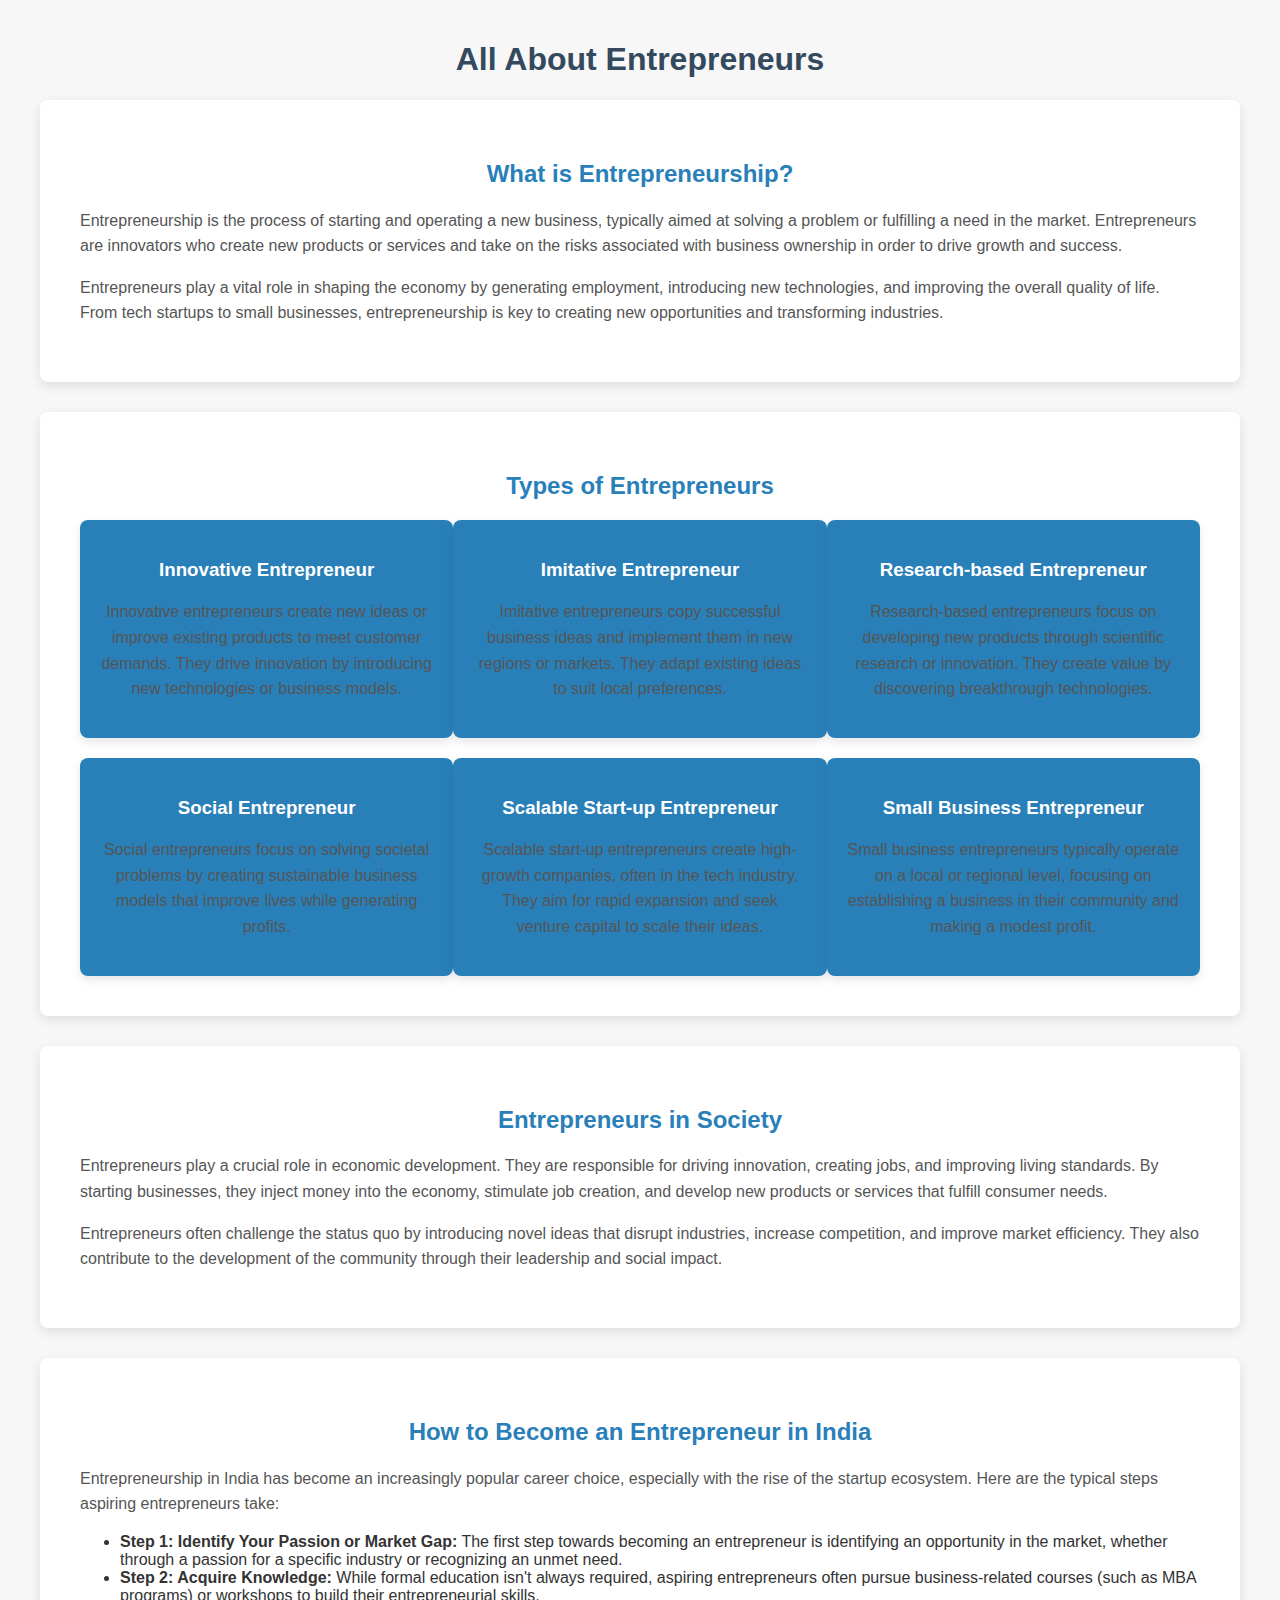
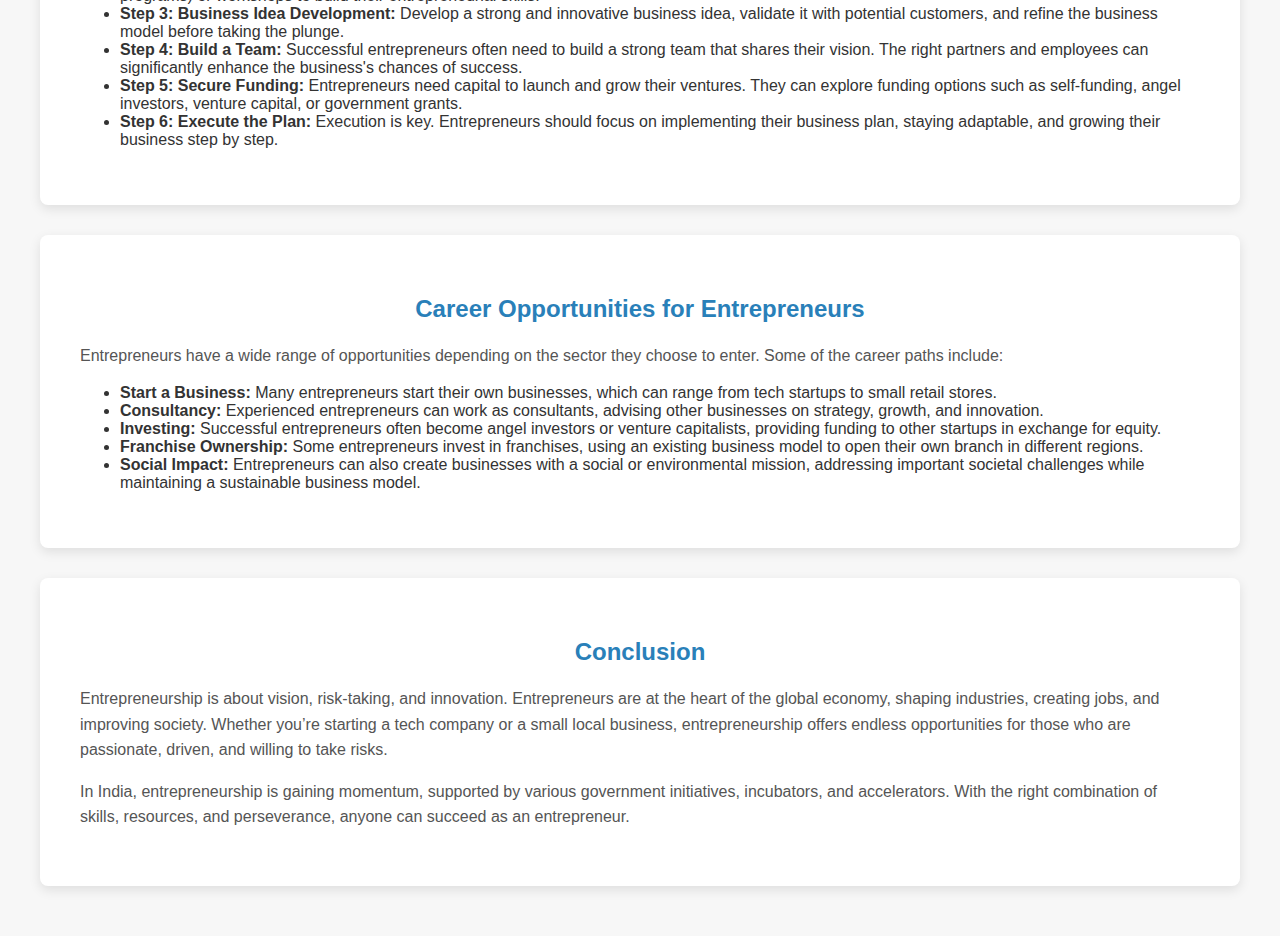
<file: entrepreneur.html>
<!DOCTYPE html>
<html lang="en">
<head>
    <meta charset="UTF-8">
    <meta name="viewport" content="width=device-width, initial-scale=1.0">
    <title>All About Entrepreneurs</title>
    <style>
        /* General Styles */
        body {
            font-family: 'Arial', sans-serif;
            margin: 0;
            padding: 0;
            background-color: #f7f7f7;
            color: #333;
        }

        .container {
            max-width: 1200px;
            margin: 0 auto;
            padding: 20px;
        }

        h1, h2 {
            text-align: center;
            color: #34495e;
        }

        p {
            font-size: 16px;
            line-height: 1.6;
            color: #555;
        }

        /* Section Styling */
        section {
            background-color: #fff;
            padding: 40px;
            margin-bottom: 30px;
            box-shadow: 0 4px 12px rgba(0, 0, 0, 0.1);
            border-radius: 8px;
        }

        section h2 {
            color: #2980b9;
        }

        /* Card for Entrepreneurial Work */
        .card {
            display: flex;
            justify-content: space-between;
            margin-top: 20px;
        }

        .card .card-item {
            background-color: #2980b9;
            color: #fff;
            padding: 20px;
            width: 30%;
            border-radius: 8px;
            box-shadow: 0 4px 10px rgba(0, 0, 0, 0.1);
            text-align: center;
            transition: transform 0.3s ease-in-out, background-color 0.3s ease;
        }

        .card .card-item:hover {
            transform: scale(1.1);
            background-color: #3498db;
        }

        /* Interactive Button */
        .explore-button {
            display: inline-block;
            background-color: #27ae60;
            color: white;
            padding: 10px 20px;
            text-decoration: none;
            border-radius: 5px;
            font-weight: bold;
            transition: background-color 0.3s ease;
        }

        .explore-button:hover {
            background-color: #2ecc71;
        }

        /* Responsive */
        @media (max-width: 768px) {
            .card {
                flex-direction: column;
                align-items: center;
            }

            .card .card-item {
                width: 80%;
                margin-bottom: 20px;
            }
        }
    </style>
</head>
<body>

    <div class="container">
        <h1>All About Entrepreneurs</h1>

        <!-- Introduction Section -->
        <section>
            <h2>What is Entrepreneurship?</h2>
            <p>Entrepreneurship is the process of starting and operating a new business, typically aimed at solving a problem or fulfilling a need in the market. Entrepreneurs are innovators who create new products or services and take on the risks associated with business ownership in order to drive growth and success.</p>
            <p>Entrepreneurs play a vital role in shaping the economy by generating employment, introducing new technologies, and improving the overall quality of life. From tech startups to small businesses, entrepreneurship is key to creating new opportunities and transforming industries.</p>
        </section>

        <!-- Types of Entrepreneurs Section -->
        <section>
            <h2>Types of Entrepreneurs</h2>
            <div class="card">
                <div class="card-item">
                    <h3>Innovative Entrepreneur</h3>
                    <p>Innovative entrepreneurs create new ideas or improve existing products to meet customer demands. They drive innovation by introducing new technologies or business models.</p>
                    
                </div>
                <div class="card-item">
                    <h3>Imitative Entrepreneur</h3>
                    <p>Imitative entrepreneurs copy successful business ideas and implement them in new regions or markets. They adapt existing ideas to suit local preferences.</p>
                 
                </div>
                <div class="card-item">
                    <h3>Research-based Entrepreneur</h3>
                    <p>Research-based entrepreneurs focus on developing new products through scientific research or innovation. They create value by discovering breakthrough technologies.</p>
                   
                </div>
            </div>

            <div class="card">
                <div class="card-item">
                    <h3>Social Entrepreneur</h3>
                    <p>Social entrepreneurs focus on solving societal problems by creating sustainable business models that improve lives while generating profits.</p>
                   
                </div>
                <div class="card-item">
                    <h3>Scalable Start-up Entrepreneur</h3>
                    <p>Scalable start-up entrepreneurs create high-growth companies, often in the tech industry. They aim for rapid expansion and seek venture capital to scale their ideas.</p>
                   
                </div>
                <div class="card-item">
                    <h3>Small Business Entrepreneur</h3>
                    <p>Small business entrepreneurs typically operate on a local or regional level, focusing on establishing a business in their community and making a modest profit.</p>
                    
                </div>
            </div>
        </section>

        <!-- Role of Entrepreneurs in Society -->
        <section>
            <h2>Entrepreneurs in Society</h2>
            <p>Entrepreneurs play a crucial role in economic development. They are responsible for driving innovation, creating jobs, and improving living standards. By starting businesses, they inject money into the economy, stimulate job creation, and develop new products or services that fulfill consumer needs.</p>
            <p>Entrepreneurs often challenge the status quo by introducing novel ideas that disrupt industries, increase competition, and improve market efficiency. They also contribute to the development of the community through their leadership and social impact.</p>
        </section>

        <!-- Education Path to Become an Entrepreneur -->
        <section>
            <h2>How to Become an Entrepreneur in India</h2>
            <p>Entrepreneurship in India has become an increasingly popular career choice, especially with the rise of the startup ecosystem. Here are the typical steps aspiring entrepreneurs take:</p>
            <ul>
                <li><strong>Step 1: Identify Your Passion or Market Gap:</strong> The first step towards becoming an entrepreneur is identifying an opportunity in the market, whether through a passion for a specific industry or recognizing an unmet need.</li>
                <li><strong>Step 2: Acquire Knowledge:</strong> While formal education isn't always required, aspiring entrepreneurs often pursue business-related courses (such as MBA programs) or workshops to build their entrepreneurial skills.</li>
                <li><strong>Step 3: Business Idea Development:</strong> Develop a strong and innovative business idea, validate it with potential customers, and refine the business model before taking the plunge.</li>
                <li><strong>Step 4: Build a Team:</strong> Successful entrepreneurs often need to build a strong team that shares their vision. The right partners and employees can significantly enhance the business's chances of success.</li>
                <li><strong>Step 5: Secure Funding:</strong> Entrepreneurs need capital to launch and grow their ventures. They can explore funding options such as self-funding, angel investors, venture capital, or government grants.</li>
                <li><strong>Step 6: Execute the Plan:</strong> Execution is key. Entrepreneurs should focus on implementing their business plan, staying adaptable, and growing their business step by step.</li>
            </ul>
        </section>

        <!-- Career Prospects for Entrepreneurs -->
        <section>
            <h2>Career Opportunities for Entrepreneurs</h2>
            <p>Entrepreneurs have a wide range of opportunities depending on the sector they choose to enter. Some of the career paths include:</p>
            <ul>
                <li><strong>Start a Business:</strong> Many entrepreneurs start their own businesses, which can range from tech startups to small retail stores.</li>
                <li><strong>Consultancy:</strong> Experienced entrepreneurs can work as consultants, advising other businesses on strategy, growth, and innovation.</li>
                <li><strong>Investing:</strong> Successful entrepreneurs often become angel investors or venture capitalists, providing funding to other startups in exchange for equity.</li>
                <li><strong>Franchise Ownership:</strong> Some entrepreneurs invest in franchises, using an existing business model to open their own branch in different regions.</li>
                <li><strong>Social Impact:</strong> Entrepreneurs can also create businesses with a social or environmental mission, addressing important societal challenges while maintaining a sustainable business model.</li>
            </ul>
        </section>

        <!-- Conclusion Section -->
        <section>
            <h2>Conclusion</h2>
            <p>Entrepreneurship is about vision, risk-taking, and innovation. Entrepreneurs are at the heart of the global economy, shaping industries, creating jobs, and improving society. Whether you’re starting a tech company or a small local business, entrepreneurship offers endless opportunities for those who are passionate, driven, and willing to take risks.</p>
            <p>In India, entrepreneurship is gaining momentum, supported by various government initiatives, incubators, and accelerators. With the right combination of skills, resources, and perseverance, anyone can succeed as an entrepreneur.</p>
        </section>
    </div>

</body>
</html>
</file>
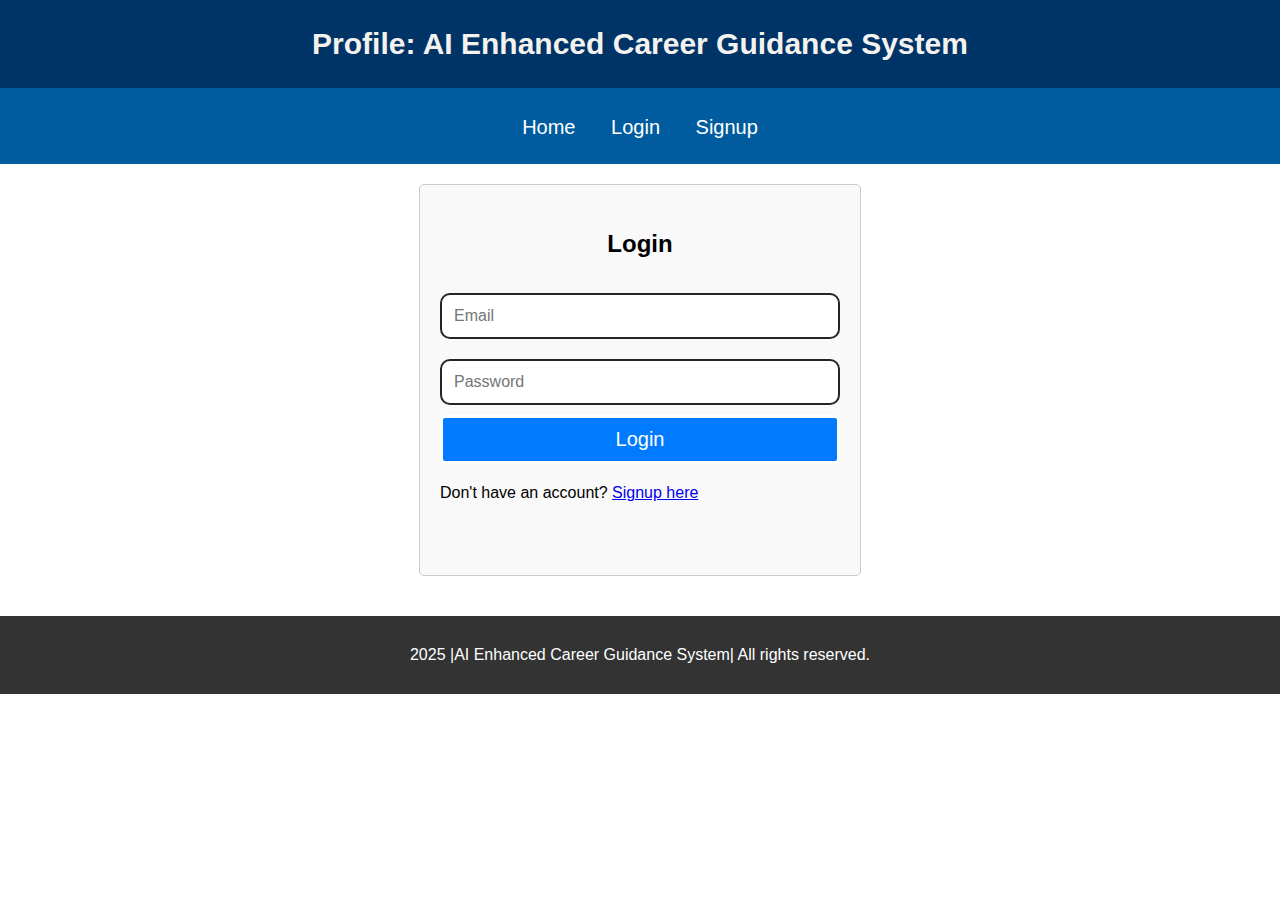
<file: profile.html>
<!DOCTYPE html>
<html lang="en">
<head>
    <meta charset="UTF-8">
    <meta name="viewport" content="width=device-width, initial-scale=1.0">
    <title>Profile - AI Enhanced Career Guidance System</title>
    <link rel="stylesheet" href="styles.css">
</head>
<body>
   
        <h1>Profile: AI Enhanced Career Guidance System</h1>
        <header>
        <nav>
            <ul>
                <li><a href="index.html">Home</a></li>
                <li><a href="#login">Login</a></li>
                <li><a href="#signup">Signup</a></li>
            </ul>
        </nav>
    </header>

    <main>
        
        <section id="login" class="form-section">
            <h2>Login</h2>
            <form id="loginForm">
                <input type="email" class="input-field" placeholder="Email" required>
                <input type="password" class="input-field" placeholder="Password" required>
                <button type="submit">Login</button>
            </form>
            <p>Don't have an account? <a href="#" onclick="toggleForms()">Signup here</a></p>
        </section>

        <section id="signup" class="form-section" style="display: none;">
            <h2>Signup</h2>
            <form id="signupForm">
                <input type="text" class="input-field" placeholder="Full Name" required>
                <input type="email" class="input-field" placeholder="Email" required>
                <input type="password" class="input-field" placeholder="Password" required>
                <input type="text" class="input-field" id="gender" name="gender" placeholder="Gender" required>
                <input type="date" class="input-field" id="DOB" name="DOB" placeholder="Date of Birth" required>
                <input type="number" class="input-field" id="age" name="age" placeholder="Age" required>
                <button type="submit">Signup</button>
            </form>
            <p>Already have an account? <a href="#" onclick="toggleForms()">Login here</a></p>
        </section>
    </main>

    <footer>
        <p> 2025 |AI Enhanced Career Guidance System| All rights reserved.</p>
    </footer>

    <script src="script.js"></script>
</body>
</html>
</file>
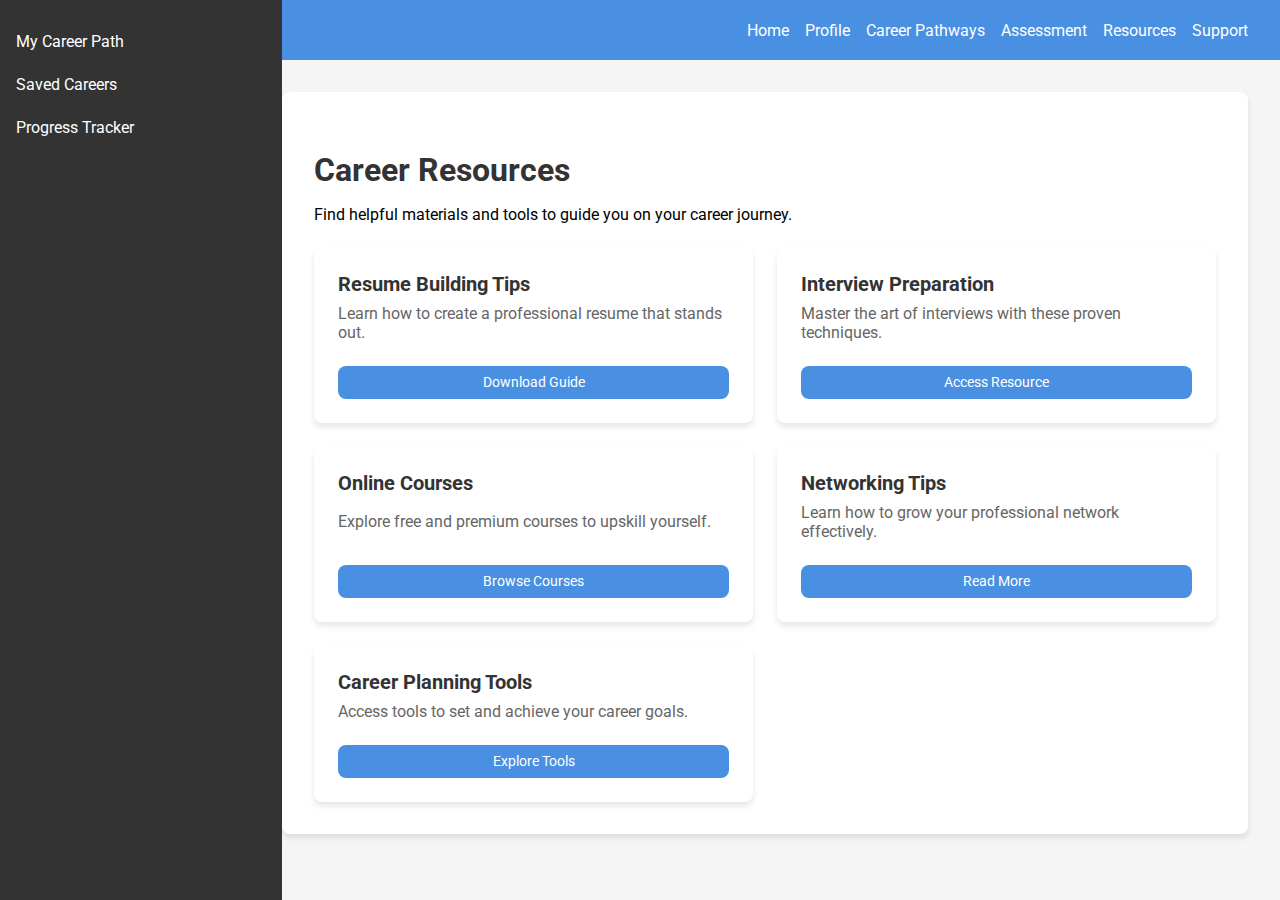
<file: resource.html>
<!DOCTYPE html>
<html lang="en">
<head>
  <meta charset="UTF-8">
  <meta name="viewport" content="width=device-width, initial-scale=1.0">
  <title>Resources - EN2477 Career Guidance System</title>
  <link href="https://fonts.googleapis.com/css2?family=Roboto:wght@400;700&display=swap" rel="stylesheet">
  <style>
    body {
      font-family: 'Roboto', sans-serif;
      margin: 0;
      padding: 0;
      background-color: #F5F5F5;
    }

    header {
      background-color: #4A90E2;
      color: white;
      padding: 1rem 2rem;
      display: flex;
      justify-content: space-between;
      align-items: center;
    }

    header .logo {
      font-size: 1.5rem;
      font-weight: bold;
    }

    nav {
      display: flex;
      gap: 1rem;
    }

    nav a {
      color: white;
      text-decoration: none;
      font-size: 1rem;
    }

    .sidebar {
      width: 250px;
      height: 100vh;
      background-color: #333333;
      color: white;
      position: fixed;
      top: 0;
      left: 0;
      padding: 2rem 1rem;
      display: flex;
      flex-direction: column;
      gap: 1.5rem;
    }

    .sidebar a {
      color: white;
      text-decoration: none;
      font-size: 1rem;
    }

    .content {
      margin-left: 250px;
      padding: 2rem;
    }

    .resources-section {
      background-color: white;
      padding: 2rem;
      border-radius: 8px;
      box-shadow: 0 4px 6px rgba(0, 0, 0, 0.1);
    }

    .resources-section h2 {
      color: #333;
      font-size: 2rem;
      margin-bottom: 1rem;
    }

    .resources-cards {
      display: grid;
      grid-template-columns: repeat(auto-fill, minmax(300px, 1fr));
      gap: 1.5rem;
      margin-top: 1.5rem;
    }

    .resource-card {
      background-color: white;
      padding: 1.5rem;
      border-radius: 8px;
      box-shadow: 0 4px 6px rgba(0, 0, 0, 0.1);
      display: flex;
      flex-direction: column;
      justify-content: space-between;
    }

    .resource-card h3 {
      margin: 0;
      font-size: 1.25rem;
      color: #333;
    }

    .resource-card p {
      font-size: 1rem;
      color: #666;
      margin: 0.5rem 0;
    }

    .resource-card a {
      margin-top: 1rem;
      display: inline-block;
      padding: 0.5rem 1rem;
      background-color: #4A90E2;
      color: white;
      text-decoration: none;
      border-radius: 8px;
      text-align: center;
      font-size: 0.9rem;
    }

    .resource-card a:hover {
      background-color: #3A78BA;
    }
  </style>
</head>
<body>
  <header>
    <div class="logo">EN2477 Career Guide</div>
    <nav>
        <a href="home.html">Home</a>
      <a href="#">Profile</a>
      <a href="career-pathways.html">Career Pathways</a>
      <a href="#">Assessment</a>
      <a href="resource.html">Resources</a>
      <a href="support.html">Support</a>
    </nav>
  </header>

  <div class="sidebar">
    <a href="#">My Career Path</a>
    <a href="#">Saved Careers</a>
    <a href="#">Progress Tracker</a>
  </div>

  <div class="content">
    <div class="resources-section">
      <h2>Career Resources</h2>
      <p>Find helpful materials and tools to guide you on your career journey.</p>
      <div class="resources-cards">
        <div class="resource-card">
          <h3>Resume Building Tips</h3>
          <p>Learn how to create a professional resume that stands out.</p>
          <a href="#">Download Guide</a>
        </div>
        <div class="resource-card">
          <h3>Interview Preparation</h3>
          <p>Master the art of interviews with these proven techniques.</p>
          <a href="#">Access Resource</a>
        </div>
        <div class="resource-card">
          <h3>Online Courses</h3>
          <p>Explore free and premium courses to upskill yourself.</p>
          <a href="#">Browse Courses</a>
        </div>
        <div class="resource-card">
          <h3>Networking Tips</h3>
          <p>Learn how to grow your professional network effectively.</p>
          <a href="#">Read More</a>
        </div>
        <div class="resource-card">
          <h3>Career Planning Tools</h3>
          <p>Access tools to set and achieve your career goals.</p>
          <a href="#">Explore Tools</a>
        </div>
      </div>
    </div>
  </div>
</body>
</html>
</file>
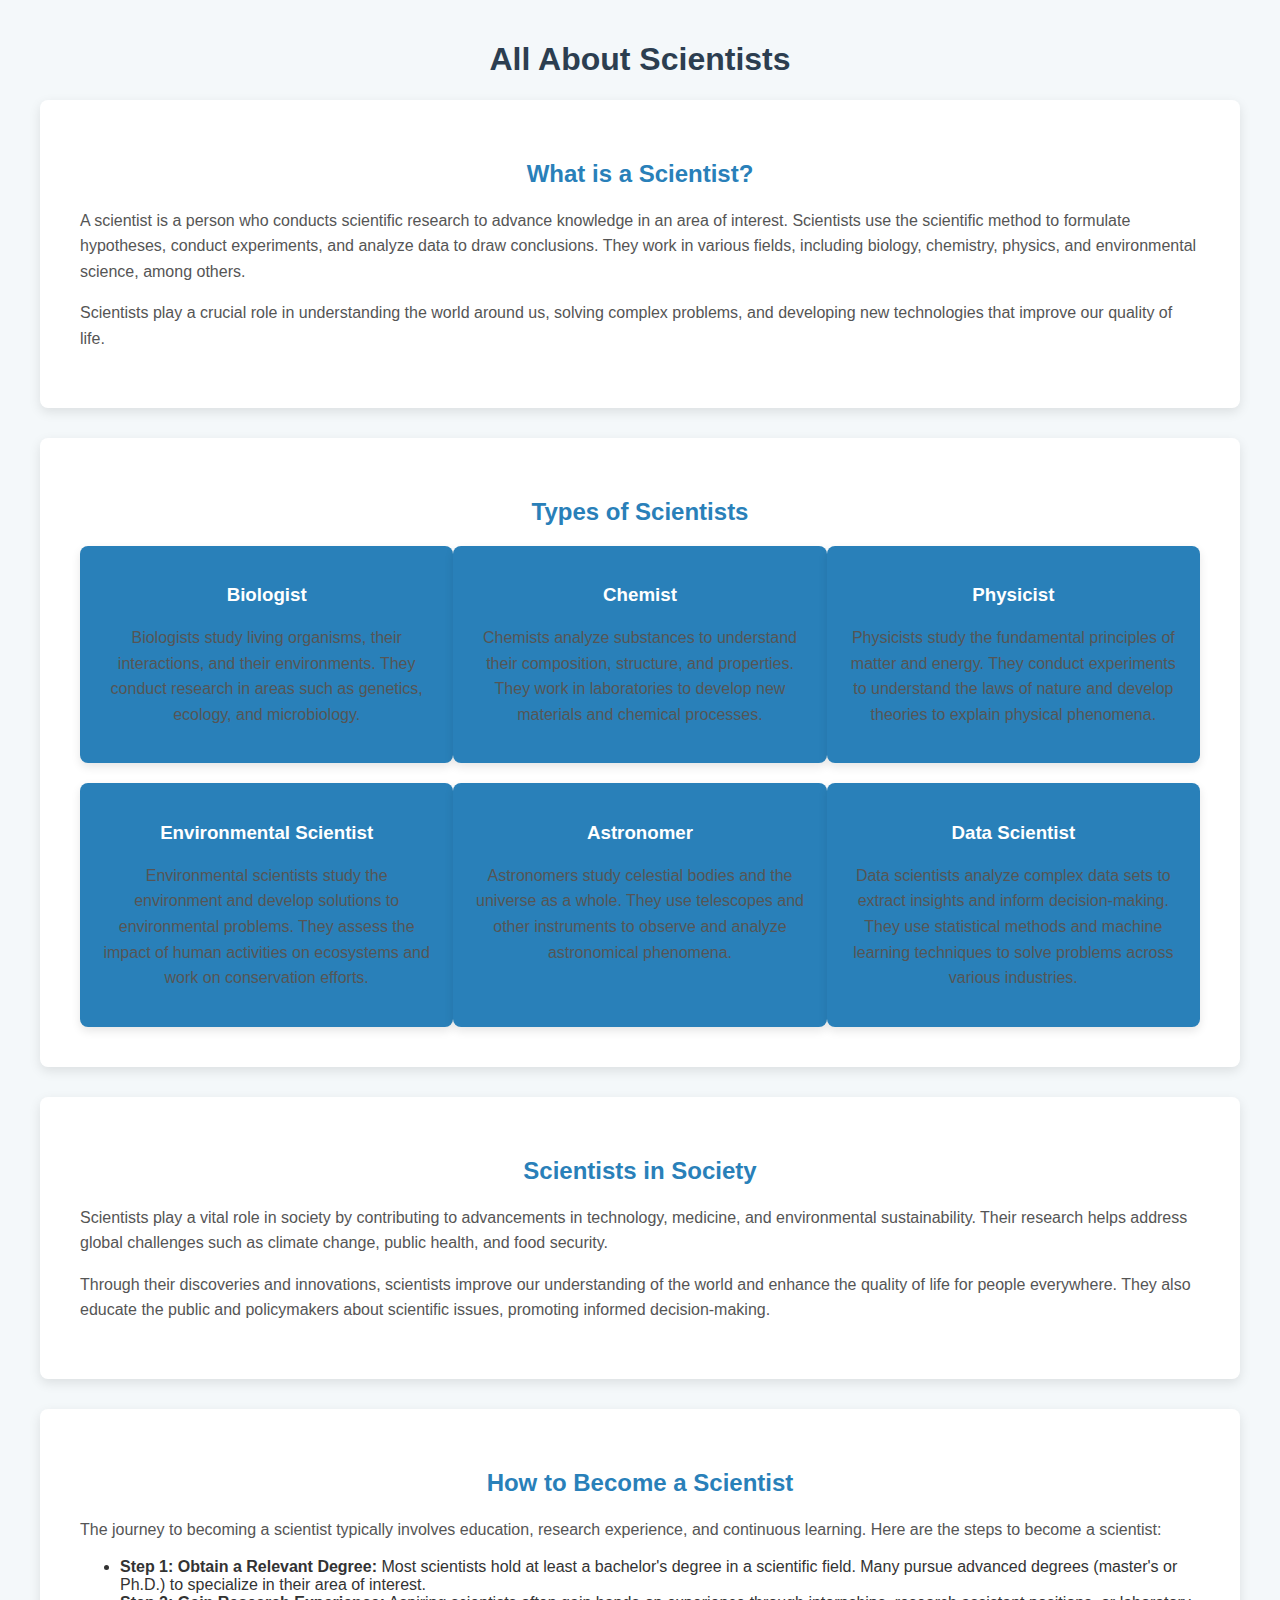
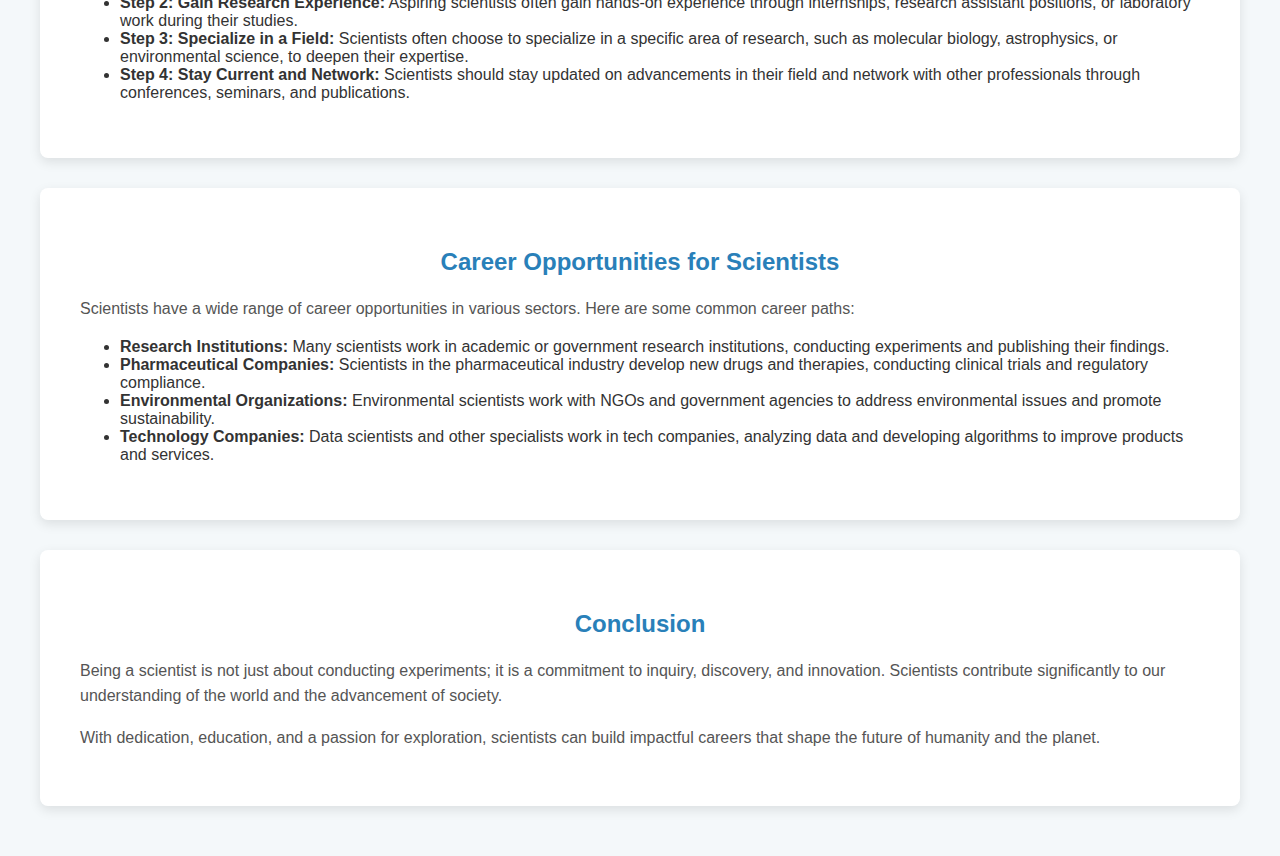
<file: scientist.html>
<!DOCTYPE html>
<html lang="en">
<head>
    <meta charset="UTF-8">
    <meta name="viewport" content="width=device-width, initial-scale=1.0">
    <title>All About Scientists</title>
    <style>
        /* General Styles */
        body {
            font-family: Arial, sans-serif;
            margin: 0;
            padding: 0;
            background-color: #f4f8fa;
            color: #333;
        }

        .container {
            max-width: 1200px;
            margin: 0 auto;
            padding: 20px;
        }

        h1, h2 {
            text-align: center;
            color: #2c3e50;
        }

        p {
            font-size: 16px;
            line-height: 1.6;
            color: #555;
        }

        /* Section Styling */
        section {
            background-color: #fff;
            padding: 40px;
            margin-bottom: 30px;
            box-shadow: 0 4px 12px rgba(0, 0, 0, 0.1);
            border-radius: 8px;
        }

        section h2 {
            color: #2980b9;
        }

        /* Card for Types of Scientists */
        .card {
            display: flex;
            justify-content: space-between;
            margin-top: 20px;
        }

        .card .card-item {
            background-color: #2980b9;
            color: #fff;
            padding: 20px;
            width: 30%;
            border-radius: 8px;
            box-shadow: 0 4px 10px rgba(0, 0, 0, 0.1);
            text-align: center;
            transition: transform 0.3s ease-in-out, background-color 0.3s ease;
        }

        .card .card-item:hover {
            transform: scale(1.05);
            background-color: #1f6a87;
        }

        /* Interactive Button */
        .explore-button {
            display: inline-block;
            background-color: #f39c12;
            color: white;
            padding: 10px 20px;
            text-decoration: none;
            border-radius: 5px;
            font-weight: bold;
            transition: background-color 0.3s ease;
        }

        .explore-button:hover {
            background-color: #e67e22;
        }

        /* Responsive */
        @media (max-width: 768px) {
            .card {
                flex-direction: column;
                align-items: center;
            }

            .card .card-item {
                width: 80%;
                margin-bottom: 20px;
            }
        }
    </style>
</head>
<body>

    <div class="container">
        <h1>All About Scientists</h1>

        <!-- Introduction Section -->
        <section>
            <h2>What is a Scientist?</h2>
            <p>A scientist is a person who conducts scientific research to advance knowledge in an area of interest. Scientists use the scientific method to formulate hypotheses, conduct experiments, and analyze data to draw conclusions. They work in various fields, including biology, chemistry, physics, and environmental science, among others.</p>
            <p>Scientists play a crucial role in understanding the world around us, solving complex problems, and developing new technologies that improve our quality of life.</p>
        </section>

        <!-- Types of Scientists Section -->
        <section>
            <h2>Types of Scientists</h2>
            <div class="card">
                <div class="card-item">
                    <h3>Biologist</h3>
                    <p>Biologists study living organisms, their interactions, and their environments. They conduct research in areas such as genetics, ecology, and microbiology.</p>
                     
                </div>
                <div class="card-item">
                    <h3>Chemist</h3>
                    <p>Chemists analyze substances to understand their composition, structure, and properties. They work in laboratories to develop new materials and chemical processes.</p>
                    
                </div>
                <div class="card-item">
                    <h3>Physicist</h3>
                    <p>Physicists study the fundamental principles of matter and energy. They conduct experiments to understand the laws of nature and develop theories to explain physical phenomena.</p>

                </div>
            </div>

            <div class="card">
                <div class="card-item">
                    <h3>Environmental Scientist</h3>
                    <p>Environmental scientists study the environment and develop solutions to environmental problems. They assess the impact of human activities on ecosystems and work on conservation efforts.</p>
                    
                </div>
                <div class="card-item">
                    <h3>Astronomer</h3>
                    <p>Astronomers study celestial bodies and the universe as a whole. They use telescopes and other instruments to observe and analyze astronomical phenomena.</p>
                    
                </div>
                <div class="card-item">
                    <h3>Data Scientist</h3>
                    <p>Data scientists analyze complex data sets to extract insights and inform decision-making. They use statistical methods and machine learning techniques to solve problems across various industries.</p>
                    
                </div>
            </div>
        </section>

        <!-- Role of Scientists in Society -->
        <section>
            <h2>Scientists in Society</h2>
            <p>Scientists play a vital role in society by contributing to advancements in technology, medicine, and environmental sustainability. Their research helps address global challenges such as climate change, public health, and food security.</p>
            <p>Through their discoveries and innovations, scientists improve our understanding of the world and enhance the quality of life for people everywhere. They also educate the public and policymakers about scientific issues, promoting informed decision-making.</p>
        </section>

        <!-- Education Path to Become a Scientist -->
        <section>
            <h2>How to Become a Scientist</h2>
            <p>The journey to becoming a scientist typically involves education, research experience, and continuous learning. Here are the steps to become a scientist:</p>
            <ul>
                <li><strong>Step 1: Obtain a Relevant Degree:</strong> Most scientists hold at least a bachelor's degree in a scientific field. Many pursue advanced degrees (master's or Ph.D.) to specialize in their area of interest.</li>
                <li><strong>Step 2: Gain Research Experience:</strong> Aspiring scientists often gain hands-on experience through internships, research assistant positions, or laboratory work during their studies.</li>
                <li><strong>Step 3: Specialize in a Field:</strong> Scientists often choose to specialize in a specific area of research, such as molecular biology, astrophysics, or environmental science, to deepen their expertise.</li>
                <li><strong>Step 4: Stay Current and Network:</strong> Scientists should stay updated on advancements in their field and network with other professionals through conferences, seminars, and publications.</li>
            </ul>
        </section>

        <!-- Career Opportunities for Scientists -->
        <section>
            <h2>Career Opportunities for Scientists</h2>
            <p>Scientists have a wide range of career opportunities in various sectors. Here are some common career paths:</p>
            <ul>
                <li><strong>Research Institutions:</strong> Many scientists work in academic or government research institutions, conducting experiments and publishing their findings.</li>
                <li><strong>Pharmaceutical Companies:</strong> Scientists in the pharmaceutical industry develop new drugs and therapies, conducting clinical trials and regulatory compliance.</li>
                <li><strong>Environmental Organizations:</strong> Environmental scientists work with NGOs and government agencies to address environmental issues and promote sustainability.</li>
                <li><strong>Technology Companies:</strong> Data scientists and other specialists work in tech companies, analyzing data and developing algorithms to improve products and services.</li>
            </ul>
        </section>

        <!-- Conclusion Section -->
        <section>
            <h2>Conclusion</h2>
            <p>Being a scientist is not just about conducting experiments; it is a commitment to inquiry, discovery, and innovation. Scientists contribute significantly to our understanding of the world and the advancement of society.</p>
            <p>With dedication, education, and a passion for exploration, scientists can build impactful careers that shape the future of humanity and the planet.</p>
        </section>
    </div>

</body>
</html>
</file>
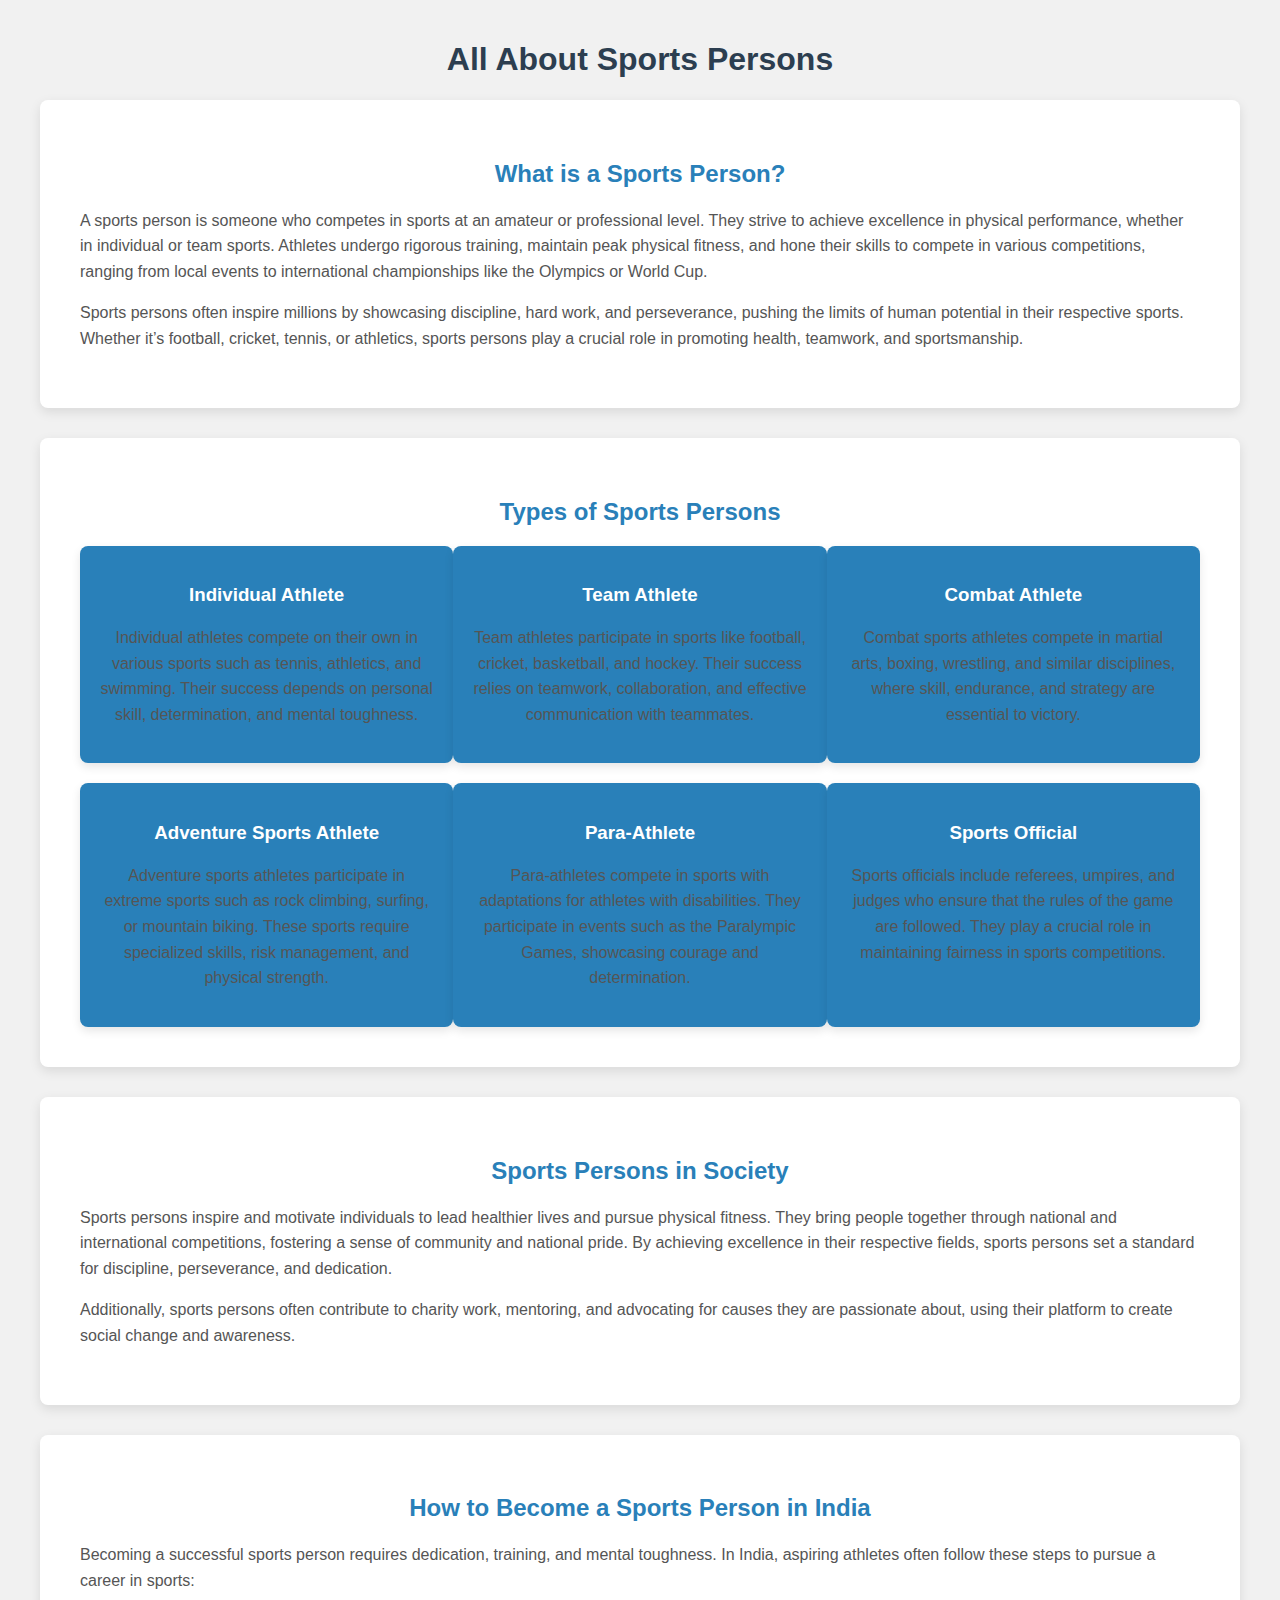
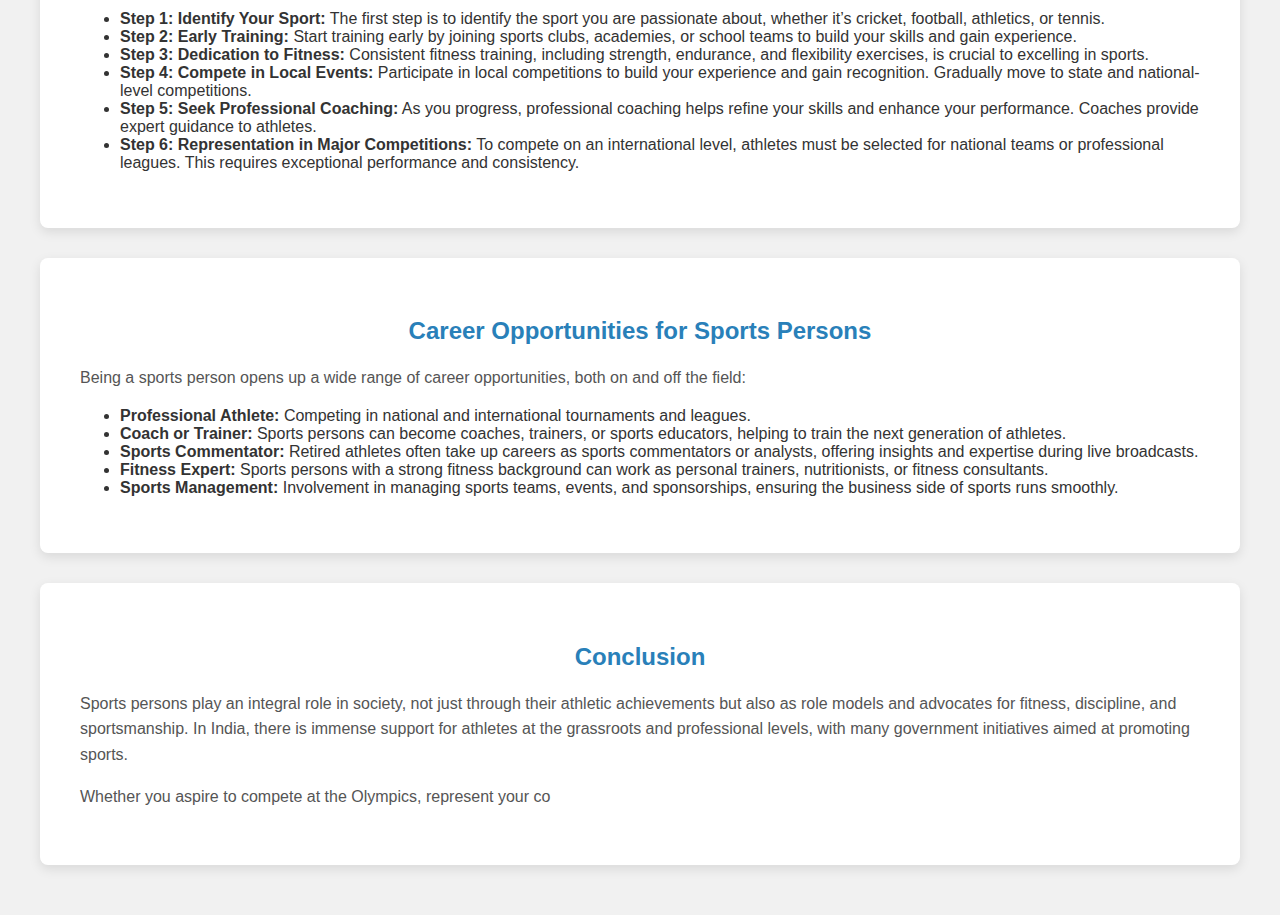
<file: sports-person.html>
<!DOCTYPE html>
<html lang="en">
<head>
    <meta charset="UTF-8">
    <meta name="viewport" content="width=device-width, initial-scale=1.0">
    <title>All About Sports Persons</title>
    <style>
        /* General Styles */
        body {
            font-family: 'Arial', sans-serif;
            margin: 0;
            padding: 0;
            background-color: #f1f1f1;
            color: #333;
        }

        .container {
            max-width: 1200px;
            margin: 0 auto;
            padding: 20px;
        }

        h1, h2 {
            text-align: center;
            color: #2c3e50;
        }

        p {
            font-size: 16px;
            line-height: 1.6;
            color: #555;
        }

        /* Section Styling */
        section {
            background-color: #fff;
            padding: 40px;
            margin-bottom: 30px;
            box-shadow: 0 4px 12px rgba(0, 0, 0, 0.1);
            border-radius: 8px;
        }

        section h2 {
            color:  #2980b9;
        }

        /* Card for Sports Person's Roles */
        .card {
            display: flex;
            justify-content: space-between;
            margin-top: 20px;
        }

        .card .card-item {
            background-color:  #2980b9;
            color: #fff;
            padding: 20px;
            width: 30%;
            border-radius: 8px;
            box-shadow: 0 4px 10px rgba(0, 0, 0, 0.1);
            text-align: center;
            transition: transform 0.3s ease-in-out, background-color 0.3s ease;
        }

        .card .card-item:hover {
            transform: scale(1.1);
            background-color:  #1f6a87;
        }

        /* Interactive Button */
        .explore-button {
            display: inline-block;
            background-color: #f39c12;
            color: white;
            padding: 10px 20px;
            text-decoration: none;
            border-radius: 5px;
            font-weight: bold;
            transition: background-color 0.3s ease;
        }

        .explore-button:hover {
            background-color:  #e67e22;
        }

        /* Responsive */
        @media (max-width: 768px) {
            .card {
                flex-direction: column;
                align-items: center;
            }

            .card .card-item {
                width: 80%;
                margin-bottom: 20px;
            }
        }
    </style>
</head>
<body>

    <div class="container">
        <h1>All About Sports Persons</h1>

        <!-- Introduction Section -->
        <section>
            <h2>What is a Sports Person?</h2>
            <p>A sports person is someone who competes in sports at an amateur or professional level. They strive to achieve excellence in physical performance, whether in individual or team sports. Athletes undergo rigorous training, maintain peak physical fitness, and hone their skills to compete in various competitions, ranging from local events to international championships like the Olympics or World Cup.</p>
            <p>Sports persons often inspire millions by showcasing discipline, hard work, and perseverance, pushing the limits of human potential in their respective sports. Whether it’s football, cricket, tennis, or athletics, sports persons play a crucial role in promoting health, teamwork, and sportsmanship.</p>
        </section>

        <!-- Types of Sports Persons Section -->
        <section>
            <h2>Types of Sports Persons</h2>
            <div class="card">
                <div class="card-item">
                    <h3>Individual Athlete</h3>
                    <p>Individual athletes compete on their own in various sports such as tennis, athletics, and swimming. Their success depends on personal skill, determination, and mental toughness.</p>
                    
                </div>
                <div class="card-item">
                    <h3>Team Athlete</h3>
                    <p>Team athletes participate in sports like football, cricket, basketball, and hockey. Their success relies on teamwork, collaboration, and effective communication with teammates.</p>
                   
                </div>
                <div class="card-item">
                    <h3>Combat Athlete</h3>
                    <p>Combat sports athletes compete in martial arts, boxing, wrestling, and similar disciplines, where skill, endurance, and strategy are essential to victory.</p>
                    
                </div>
            </div>

            <div class="card">
                <div class="card-item">
                    <h3>Adventure Sports Athlete</h3>
                    <p>Adventure sports athletes participate in extreme sports such as rock climbing, surfing, or mountain biking. These sports require specialized skills, risk management, and physical strength.</p>
                    
                </div>
                <div class="card-item">
                    <h3>Para-Athlete</h3>
                    <p>Para-athletes compete in sports with adaptations for athletes with disabilities. They participate in events such as the Paralympic Games, showcasing courage and determination.</p>
               
                </div>
                <div class="card-item">
                    <h3>Sports Official</h3>
                    <p>Sports officials include referees, umpires, and judges who ensure that the rules of the game are followed. They play a crucial role in maintaining fairness in sports competitions.</p>
                    
                </div>
            </div>
        </section>

        <!-- Role of Sports Persons in Society -->
        <section>
            <h2>Sports Persons in Society</h2>
            <p>Sports persons inspire and motivate individuals to lead healthier lives and pursue physical fitness. They bring people together through national and international competitions, fostering a sense of community and national pride. By achieving excellence in their respective fields, sports persons set a standard for discipline, perseverance, and dedication.</p>
            <p>Additionally, sports persons often contribute to charity work, mentoring, and advocating for causes they are passionate about, using their platform to create social change and awareness.</p>
        </section>

        <!-- Education Path to Become a Sports Person -->
        <section>
            <h2>How to Become a Sports Person in India</h2>
            <p>Becoming a successful sports person requires dedication, training, and mental toughness. In India, aspiring athletes often follow these steps to pursue a career in sports:</p>
            <ul>
                <li><strong>Step 1: Identify Your Sport:</strong> The first step is to identify the sport you are passionate about, whether it’s cricket, football, athletics, or tennis.</li>
                <li><strong>Step 2: Early Training:</strong> Start training early by joining sports clubs, academies, or school teams to build your skills and gain experience.</li>
                <li><strong>Step 3: Dedication to Fitness:</strong> Consistent fitness training, including strength, endurance, and flexibility exercises, is crucial to excelling in sports.</li>
                <li><strong>Step 4: Compete in Local Events:</strong> Participate in local competitions to build your experience and gain recognition. Gradually move to state and national-level competitions.</li>
                <li><strong>Step 5: Seek Professional Coaching:</strong> As you progress, professional coaching helps refine your skills and enhance your performance. Coaches provide expert guidance to athletes.</li>
                <li><strong>Step 6: Representation in Major Competitions:</strong> To compete on an international level, athletes must be selected for national teams or professional leagues. This requires exceptional performance and consistency.</li>
            </ul>
        </section>

        <!-- Career Prospects for Sports Persons -->
        <section>
            <h2>Career Opportunities for Sports Persons</h2>
            <p>Being a sports person opens up a wide range of career opportunities, both on and off the field:</p>
            <ul>
                <li><strong>Professional Athlete:</strong> Competing in national and international tournaments and leagues.</li>
                <li><strong>Coach or Trainer:</strong> Sports persons can become coaches, trainers, or sports educators, helping to train the next generation of athletes.</li>
                <li><strong>Sports Commentator:</strong> Retired athletes often take up careers as sports commentators or analysts, offering insights and expertise during live broadcasts.</li>
                <li><strong>Fitness Expert:</strong> Sports persons with a strong fitness background can work as personal trainers, nutritionists, or fitness consultants.</li>
                <li><strong>Sports Management:</strong> Involvement in managing sports teams, events, and sponsorships, ensuring the business side of sports runs smoothly.</li>
            </ul>
        </section>

        <!-- Conclusion Section -->
        <section>
            <h2>Conclusion</h2>
            <p>Sports persons play an integral role in society, not just through their athletic achievements but also as role models and advocates for fitness, discipline, and sportsmanship. In India, there is immense support for athletes at the grassroots and professional levels, with many government initiatives aimed at promoting sports.</p>
            <p>Whether you aspire to compete at the Olympics, represent your co
</file>
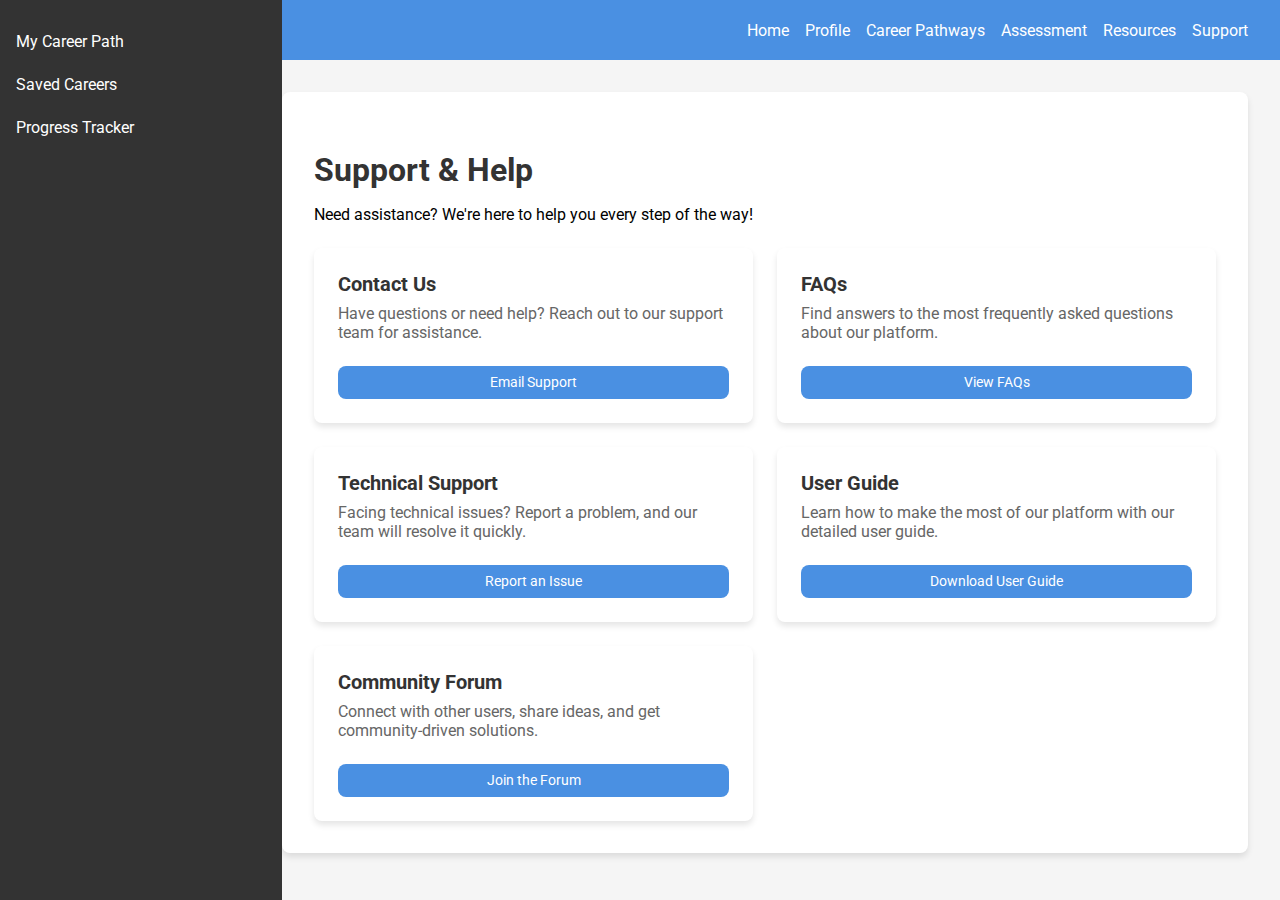
<file: support.html>
<!DOCTYPE html>
<html lang="en">
<head>
  <meta charset="UTF-8">
  <meta name="viewport" content="width=device-width, initial-scale=1.0">
  <title>Support - EN2477 Career Guidance System</title>
  <link href="https://fonts.googleapis.com/css2?family=Roboto:wght@400;700&display=swap" rel="stylesheet">
  <style>
    body {
      font-family: 'Roboto', sans-serif;
      margin: 0;
      padding: 0;
      background-color: #F5F5F5;
    }

    header {
      background-color: #4A90E2;
      color: white;
      padding: 1rem 2rem;
      display: flex;
      justify-content: space-between;
      align-items: center;
    }

    header .logo {
      font-size: 1.5rem;
      font-weight: bold;
    }

    nav {
      display: flex;
      gap: 1rem;
    }

    nav a {
      color: white;
      text-decoration: none;
      font-size: 1rem;
    }

    .sidebar {
      width: 250px;
      height: 100vh;
      background-color: #333333;
      color: white;
      position: fixed;
      top: 0;
      left: 0;
      padding: 2rem 1rem;
      display: flex;
      flex-direction: column;
      gap: 1.5rem;
    }

    .sidebar a {
      color: white;
      text-decoration: none;
      font-size: 1rem;
    }

    .content {
      margin-left: 250px;
      padding: 2rem;
    }

    .support-section {
      background-color: white;
      padding: 2rem;
      border-radius: 8px;
      box-shadow: 0 4px 6px rgba(0, 0, 0, 0.1);
    }

    .support-section h2 {
      color: #333;
      font-size: 2rem;
      margin-bottom: 1rem;
    }

    .support-cards {
      display: grid;
      grid-template-columns: repeat(auto-fill, minmax(300px, 1fr));
      gap: 1.5rem;
      margin-top: 1.5rem;
    }

    .support-card {
      background-color: white;
      padding: 1.5rem;
      border-radius: 8px;
      box-shadow: 0 4px 6px rgba(0, 0, 0, 0.1);
      display: flex;
      flex-direction: column;
      justify-content: space-between;
    }

    .support-card h3 {
      margin: 0;
      font-size: 1.25rem;
      color: #333;
    }

    .support-card p {
      font-size: 1rem;
      color: #666;
      margin: 0.5rem 0;
    }

    .support-card a {
      margin-top: 1rem;
      display: inline-block;
      padding: 0.5rem 1rem;
      background-color: #4A90E2;
      color: white;
      text-decoration: none;
      border-radius: 8px;
      text-align: center;
      font-size: 0.9rem;
    }

    .support-card a:hover {
      background-color: #3A78BA;
    }
  </style>
</head>
<body>
  <header>
    <div class="logo">EN2477 Career Guide</div>
    <nav>
        <a href="home.html">Home</a>
      <a href="#">Profile</a>
      <a href="career-pathways.html">Career Pathways</a>
      <a href="#">Assessment</a>
      <a href="resource.html">Resources</a>
      <a href="support.html">Support</a>
    </nav>
  </header>

  <div class="sidebar">
    <a href="#">My Career Path</a>
    <a href="#">Saved Careers</a>
    <a href="#">Progress Tracker</a>
  </div>

  <div class="content">
    <div class="support-section">
      <h2>Support & Help</h2>
      <p>Need assistance? We're here to help you every step of the way!</p>
      <div class="support-cards">
        <div class="support-card">
          <h3>Contact Us</h3>
          <p>Have questions or need help? Reach out to our support team for assistance.</p>
          <a href="mailto:support@en2477.com">Email Support</a>
        </div>
        <div class="support-card">
          <h3>FAQs</h3>
          <p>Find answers to the most frequently asked questions about our platform.</p>
          <a href="#">View FAQs</a>
        </div>
        <div class="support-card">
          <h3>Technical Support</h3>
          <p>Facing technical issues? Report a problem, and our team will resolve it quickly.</p>
          <a href="#">Report an Issue</a>
        </div>
        <div class="support-card">
          <h3>User Guide</h3>
          <p>Learn how to make the most of our platform with our detailed user guide.</p>
          <a href="#">Download User Guide</a>
        </div>
        <div class="support-card">
          <h3>Community Forum</h3>
          <p>Connect with other users, share ideas, and get community-driven solutions.</p>
          <a href="#">Join the Forum</a>
        </div>
      </div>
    </div>
  </div>
</body>
</html>
</file>
<file: styles.css>
body {
    font-family: Arial, sans-serif;
    margin: 0;
    padding: 0;
    line-height: 1.6;
}

header {
    background:#005c9e;
    color: white;
    margin-top: 0;
    font-size: 20px;
    text-align: center;
    height: 70px;
    padding: 3px 0;
}
h1{
    background-color: #003366;
    color: #f3f2ee;;
    margin-top: 0;
    margin-bottom: 0;
    padding: 20px 0;
    text-align: center;
    font-size: 30px;
}

nav ul {
    list-style: none;
    padding: 0;
}

nav ul li {
    display: inline;
    margin: 0 15px;
}
nav ul li :hover{
    color: #FFCC00;
}
nav ul li a {
    color: white;
    text-decoration: none;
}

.form-section {
    padding: 20px;
    margin: 20px auto;
    max-width: 400px;
    border: 1px solid #ccc;
    border-radius: 5px;
    background: #f9f9f9;
}

.form-section h2 {
    text-align: center;
}
#login{
   height: 350px;
}
.input-field {
    width: 93%;
    padding: 12px;
    margin: 10px 0;
    color: rgb(34, 28, 28);
    border: 2px solid #2a2323;
    border-radius: 10px;
    font-size: 16px;
}

.form-section button {
    width: 100%;
    padding: 10px;
    background:#007BFF;
    color: white;
    border: solid 3px white;
    font-size: 20px;
    border-radius: 5px;
    cursor: pointer;
}
button:hover {
    background-color: #4271b8;
}
footer {
    margin-top: 40px;
    text-align: center;
    padding: 10px 0;
    background: #333;
    color: white;
}
</file>
<file: styles2.css>
/* Reset some default styles */
* {
    margin: 0;
    padding: 0;
    box-sizing: border-box;
}

body {
    font-family: Arial, sans-serif;
    background-color: #f4f4f4;
    color: #333;
}

header {
    background-color: #003366;
    color: white;
    padding: 20px;
    text-align: center;
    position: relative;
    transition: box-shadow 0.3s;
}

header.shadow {
    box-shadow: 0 4px 8px rgba(0, 0, 0, 0.2);
}

.title {
    font-size: 2em;
    font-weight: bold;
}

.wrapper {
    max-width: 800px;
    margin: 20px auto;
    padding: 20px;
    background: white;
    border-radius: 8px;
    box-shadow: 0 2px 10px rgba(0, 0, 0, 0.1);
}

.section__1 {
    margin-bottom: 20px;
}

.section__title {
    font-size: 1.5em;
    margin-bottom: 10px;
    color:  #005c9e;
    border-bottom: 2px solid  #005c9e;
    padding-bottom: 5px;
}

.input__group {
    margin-bottom: 15px;
}

.input_group_title {
    margin-bottom: 5px;
    font-weight: bold;
}

.input_group_input input,
.input_group_input select {
    width: 100%;
    padding: 10px;
    border: 1px solid #ccc;
    border-radius: 4px;
    font-size: 1em;
}

.input_group_input input:focus,
.input_group_input select:focus {
    border-color:  #005c9e;
    outline: none;
}

.control {
    text-align: center;
    margin-top: 20px;
}

.buttons {
    display: inline-block;
}

#btn-get-result {
    background-color: #007BFF;
    color: white;
    border: none;
    padding: 10px 20px;
    font-size: 1em;
    border-radius: 5px;
    cursor: pointer;
    transition: background-color 0.3s;
}

/* #btn-get-result:hover {
    background-color:;
} */

.result {
    margin-top: 20px;
    padding: 15px;
    background: #e7f3fe;
    border: 1px solid #b3d7ff;
    border-radius: 5px;
}

.result .container {
    display: flex;
    flex-direction: column;
}

.result div {
    margin: 5px 0;
}

footer {
    text-align: center;
    padding: 10px;
    background-color: #333;
    color: white;
    position: relative;
    bottom: 0;
    padding: 10px 0;
    font-size: 20px;
    width: 100%;
}

.details {
    font-size: 0.9em;
}
</file>
